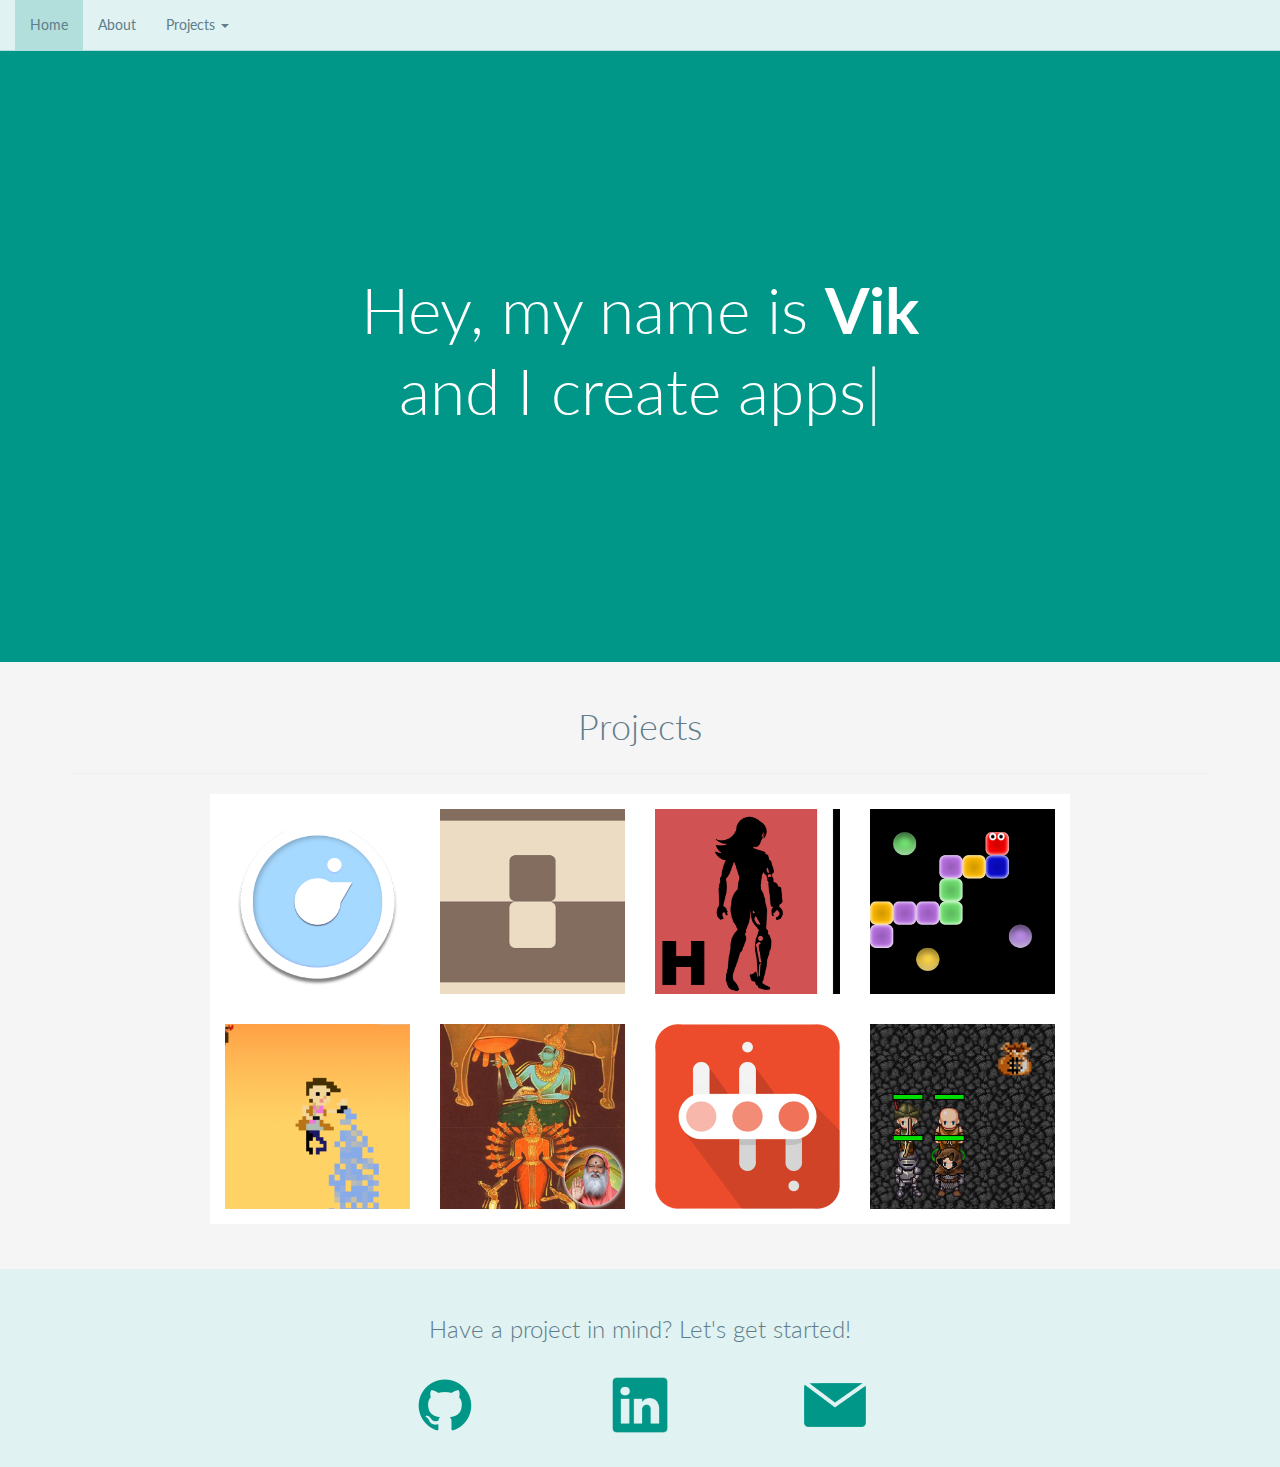
<file: index.html>
<html lang="en">
<head>
	<meta charset="UTF-8">
	<!-- If IE use the latest rendering engine -->
	<meta http-equiv="X-UA-Compatible" content="IE=edge">
	<!-- Set the page to the width of the device and set the zoon level -->
	<meta name="viewport" content="width = device-width, initial-scale = 1">

	<meta name="description" content="Vik Goel">
	<meta name="keywords" content="Vik,Goel,Portfolio">
	<meta name="author" content="Vik Goel">

	<title>Vik Goel</title>

	<link rel="stylesheet" type="text/css" href="https://maxcdn.bootstrapcdn.com/bootstrap/3.3.5/css/bootstrap.min.css">
	<link rel="stylesheet" type="text/css" href="style.css">
	<script src="https://ajax.googleapis.com/ajax/libs/jquery/2.1.3/jquery.min.js"></script>
	<script src="https://maxcdn.bootstrapcdn.com/bootstrap/3.3.5/js/bootstrap.min.js"></script>
	<script src="typed.js"></script>
	<script src="script.js"></script>
</head>

<body>
 
 	<!-- Navbar -->
	<nav class="navbar navbar-default navbar-fixed-top my-navbar">
	  <div class="container-fluid my-navbar">
	    <!-- Brand and toggle get grouped for better mobile display -->
	    <div class="navbar-header">
	      <button type="button" class="navbar-toggle collapsed" data-toggle="collapse" data-target="#navbar-collapse-1" aria-expanded="false">
	        <span class="sr-only">Toggle navigation</span>
	        <span class="icon-bar"></span>
	        <span class="icon-bar"></span>
	        <span class="icon-bar"></span>
	      </button>
	    </div>

	    <!-- Collect the nav links, forms, and other content for toggling -->
	    <div class="collapse navbar-collapse" id="navbar-collapse-1">
	      <ul class="nav navbar-nav">
	        <li class="li-active">
	        	<a href="index.html" class="navbar-link" style="color:#607D8B">Home</a>
	        </li>
	        <li>
	        	<a href="about.html" class="navbar-link" style="color:#607D8B">About</a>
	        </li>

	        <li class="dropdown">
	          <a href="#" class="dropdown-toggle navbar-link" data-toggle="dropdown" role="button" aria-haspopup="true" aria-expanded="false" style="color:#607D8B">Projects <span class="caret"></span></a>
	          <ul class="dropdown-menu">
	            <li><a href="aligner.html">Aligner</a></li>
	            <li><a href="gravity-flipper.html">Gravity Flipper</a></li>
	            <li><a href="hackformer.html">Hackformer</a></li>
	            <li><a href="bubble-bite.html">Bubble Bite</a></li>
	            <li><a href="water-water.html">Water Water</a></li>
	            <li><a href="dyc-usa.html">DYC USA</a></li>
	            <li><a href="http://www.replenolabs.com" target="_blank">Repleno Labs</a></li>
	            <li><a href="archer.html">Archer</a></li>
	          </ul>
	        </li>

	      </ul>
	    </div><!-- /.navbar-collapse -->
	  </div><!-- /.container-fluid -->
	</nav>



	<!-- Home -->
	<div class="container-fluid" id="home-bg">
		<div class="text-center" style="margin-top:calc(50px + 25vh);margin-bottom:25vh">
			<h1 class="text-center hello-txt" style="margin-top:20vh;whitespace:nowrap">Hey, my name is <b>Vik</b><br>and I create </h1>
			<h1 class="text-center hello-txt" id="animated-txt"></h1>
		</div>
	</div>

	<!-- Projects -->
	<div id="overlay1" class="overlay">
		<p class="overlay-text text-center">Aligner</p>
	</div>
	<div id="overlay2" class="overlay">
		<p class="overlay-text text-center">Gravity Flipper</p>
	</div>
	<div id="overlay3" class="overlay">
		<p class="overlay-text text-center">Hackformer</p>
	</div>
	<div id="overlay4" class="overlay">
		<p class="overlay-text text-center">Bubble Bite</p>
	</div>
	<div id="overlay5" class="overlay">
		<p class="overlay-text text-center">Water Water</p>
	</div>
	<div id="overlay6" class="overlay">
		<p class="overlay-text text-center">DYC USA</p>
	</div>
	<div id="overlay7" class="overlay">
		<p class="overlay-text text-center">Repleno Labs</p>
	</div>
	<div id="overlay8" class="overlay">
		<p class="overlay-text text-center">Archer</p>
	</div>

	<div class="container-fluid" id="projects-bg">
		<div class="container" style="margin-bottom:5vh">
			<h1 class="text-center" style="margin-top:5vh;margin-bottom:3vh">Projects</h1>
			<hr>

			<div class="hidden-xs hidden-sm">
				<div style="font-size:0;text-align:center">
					<div>
						<a href="aligner.html">
							<img src="images/aligner-icon.png" id="aligner" 
							 	 class="img img-responsive project-icon">
						</a>
						<a href="gravity-flipper.html">
							<img src="images/gravity-flipper-icon.png" id="gravity-flipper"
								 class="img img-responsive project-icon"> 
						</a>
						<a href="hackformer.html">
							<img src="images/hackformer-icon.png" id="hackformer"
								 class="img img-responsive project-icon"> 
						</a>
					    <a href="bubble-bite.html">
							<img src="images/bubble-bite-icon.png" id="bubble-bite"
								 class="img img-responsive project-icon"> 
						</a>
					</div>
				</div>

				<div style="font-size:0;text-align:center">
					<a href="water-water.html">
						<img src="images/water-icon.png" id="water-water"
							 class="img img-responsive project-icon"> 
					</a>
				     <a href="dyc-usa.html">
						<img src="images/dycicon3.png" id="bhagavad-gita"
						     class="img img-responsive project-icon"> 
					</a>
				     <a href="http://www.replenolabs.com" target="_blank">
						<img src="images/repleno-icon.png" id="repleno-labs"
							 class="img img-responsive project-icon"> 
					</a>
					<a href="archer.html">
						<img src="images/archer-icon.png" id="archer"
							class="img img-responsive project-icon"> 
					</a>
				</div>
			</div>

			<div class="hidden-xs hidden-md hidden-lg">
				<div style="font-size:0;text-align:center">
					<div>
						<a href="aligner.html">
							<img src="images/aligner-icon.png" id="aligner-sm" 
							 class="img img-responsive project-icon"> 
						</a>
						 <a href="gravity-flipper.html">
							<img src="images/gravity-flipper-icon.png" id="gravity-flipper-sm"
							     class="img img-responsive project-icon"> 
						</a>
						<a href="hackformer.html">
							<img src="images/hackformer-icon.png" id="hackformer-sm"
								 class="img img-responsive project-icon"> 
						</a>
					</div>
				</div>

				<div style="font-size:0;text-align:center">
					<a href="bubble-bite.html">
						<img src="images/bubble-bite-icon.png" id="bubble-bite-sm"
							 class="img img-responsive project-icon"> 
					</a>
					<a href="water-water.html">
						<img src="images/water-icon.png" id="water-water-sm"
						     class="img img-responsive project-icon"> 
					</a>
					<a href="dyc-usa.html">
						<img src="images/dycicon3.png" id="bhagavad-gita-sm"
						     class="img img-responsive project-icon"> 
					</a>
				</div>

				<div style="font-size:0;text-align:center">
					<a href="http://www.replenolabs.com" target="_blank">
						<img src="images/repleno-icon.png" id="repleno-labs-sm"
							 class="img img-responsive project-icon"> 
					</a>
					<a href="archer.html">
						<img src="images/archer-icon.png" id="archer-sm"
							 class="img img-responsive project-icon"> 
					</a>
				</div>
			</div>

			<div class="hidden-sm hidden-md hidden-lg">
				<div style="font-size:0;text-align:center">
					<div>
						<a href="aligner.html">
							<img src="images/aligner-icon.png" id="aligner-xs" 
							 class="img img-responsive project-icon"> 
						</a>
						 <a href="gravity-flipper.html">
							<img src="images/gravity-flipper-icon.png" id="gravity-flipper-xs"
							     class="img img-responsive project-icon"> 
						</a>
					</div>
				</div>

				<div style="font-size:0;text-align:center">
					<a href="hackformer.html">
						<img src="images/hackformer-icon.png" id="hackformer-xs"
							 class="img img-responsive project-icon"> 
					</a>
					<a href="bubble-bite.html">
						<img src="images/bubble-bite-icon.png" id="bubble-bite-xs"
							 class="img img-responsive project-icon"> 
					</a>
				</div>

				<div style="font-size:0;text-align:center">
					<a href="water-water.html">
						<img src="images/water-icon.png" id="water-water-xs"
						     class="img img-responsive project-icon"> 
					</a>
					<a href="dyc-usa.html">
						<img src="images/dycicon3.png" id="bhagavad-gita-xs"
						     class="img img-responsive project-icon"> 
					</a>
				</div>
				<div style="font-size:0;text-align:center">
					<a href="http://www.replenolabs.com" target="_blank">
						<img src="images/repleno-icon.png" id="repleno-labs-xs"
							 class="img img-responsive project-icon"> 
					</a>
					<a href="archer.html">
						<img src="images/archer-icon.png" id="archer-xs"
							 class="img img-responsive project-icon"> 
					</a>
				</div>
			</div>

		</div>
	</div>


	<!-- Footer -->
	<div class="container-fluid" id="footer-bg">
		<div class="container" style="margin-top: 3vh; margin-bottom: 3vh;">
			<h3 class="text-center" style="margin-bottom:3vh">Have a project in mind? Let's get started!</h3>

			<div class="row">
				<div class="col-xs-2 col-xs-offset-3">
					<a href="https://github.com/vik-goel/" target="_blank">
						<img src="images/github.png" class="img img-responsive contact-img">
					</a>
				</div>
				<div class="col-xs-2">
					<a href="http://ca.linkedin.com/in/vikashagoel" target="_blank">
						<img src="images/linkedin.png" class="img img-responsive contact-img">
					</a>
				</div>
				<div class="col-xs-2">
					<a href="mailto:vikash.a.goel@gmail.com" target="_blank">
						<img src="images/mail.png" class="img img-responsive contact-img">
					</a>
				</div>
			
			</div>
		</div>
	</div>
</body>
</html>
</file>
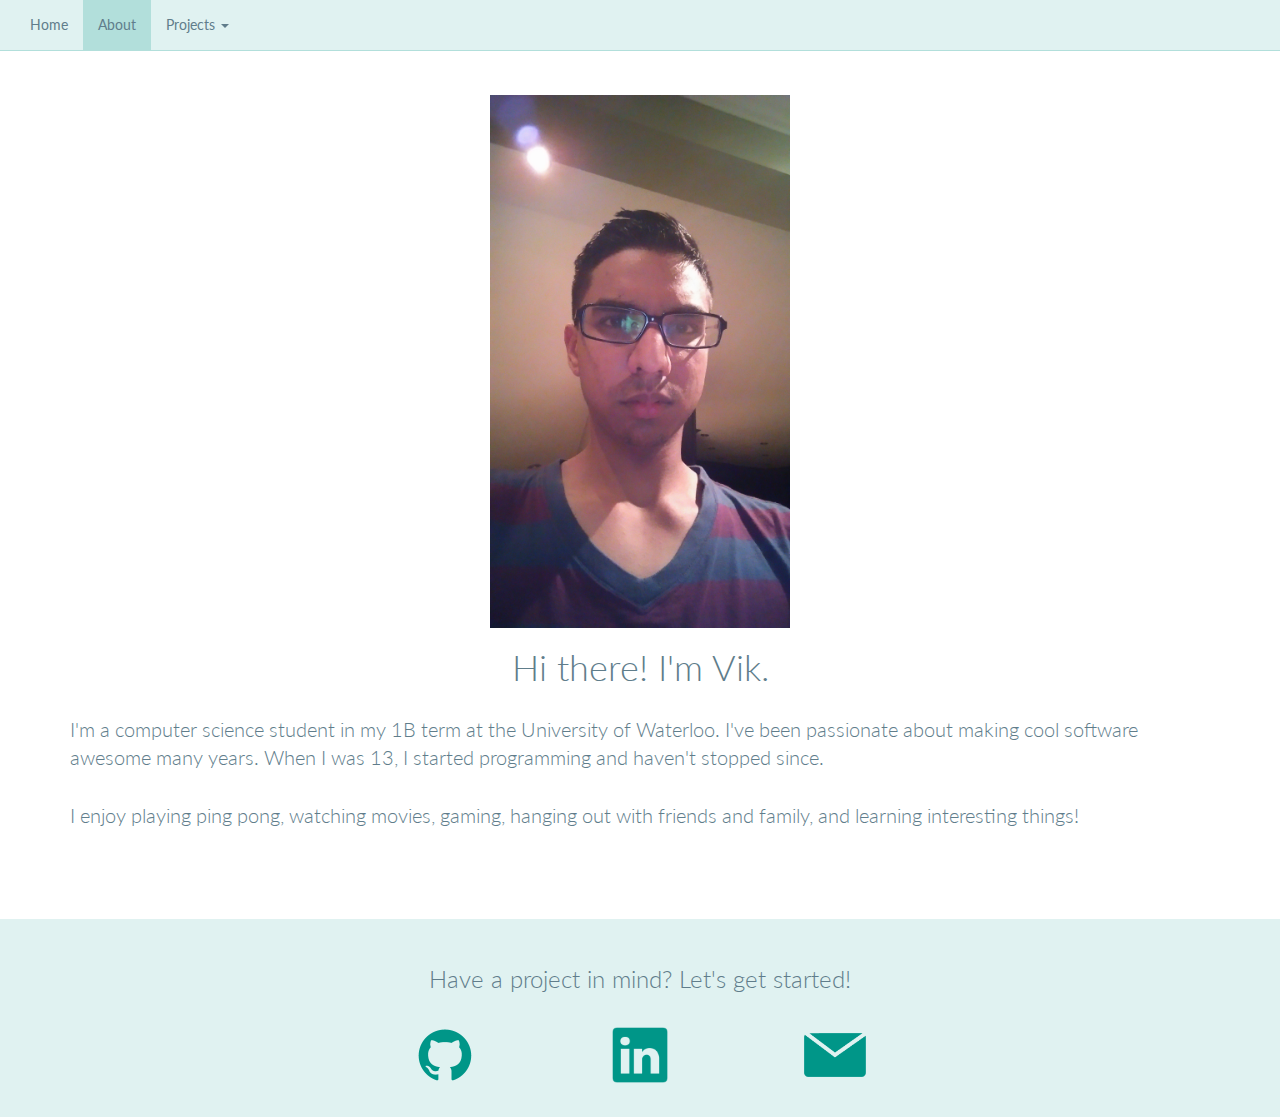
<file: about.html>
<html lang="en">
<head>
	<meta charset="UTF-8">
	<!-- If IE use the latest rendering engine -->
	<meta http-equiv="X-UA-Compatible" content="IE=edge">
	<!-- Set the page to the width of the device and set the zoon level -->
	<meta name="viewport" content="width = device-width, initial-scale = 1">

	<title>Vik Goel</title>

	<link rel="stylesheet" type="text/css" href="https://maxcdn.bootstrapcdn.com/bootstrap/3.3.5/css/bootstrap.min.css">
	<link rel="stylesheet" type="text/css" href="style.css">
	<script src="https://ajax.googleapis.com/ajax/libs/jquery/2.1.3/jquery.min.js"></script>
	<script src="https://maxcdn.bootstrapcdn.com/bootstrap/3.3.5/js/bootstrap.min.js"></script>
	<script src="typed.js"></script>
	<script src="script.js"></script>
</head>

<body>
 
 	<!-- Navbar -->
	<nav class="navbar navbar-default navbar-fixed-top my-navbar">
	  <div class="container-fluid my-navbar">
	    <!-- Brand and toggle get grouped for better mobile display -->
	    <div class="navbar-header">
	      <button type="button" class="navbar-toggle collapsed" data-toggle="collapse" data-target="#navbar-collapse-1" aria-expanded="false">
	        <span class="sr-only">Toggle navigation</span>
	        <span class="icon-bar"></span>
	        <span class="icon-bar"></span>
	        <span class="icon-bar"></span>
	      </button>
	    </div>

	    <!-- Collect the nav links, forms, and other content for toggling -->
	    <div class="collapse navbar-collapse" id="navbar-collapse-1">
	      <ul class="nav navbar-nav">
	        <li>
	        	<a href="index.html" class="navbar-link" style="color:#607D8B">Home</a>
	        </li>
	        <li class="li-active">
	        	<a href="about.html" class="navbar-link" style="color:#607D8B">About</a>
	        </li>

	        <li class="dropdown">
	          <a href="#" class="dropdown-toggle navbar-link" data-toggle="dropdown" role="button" aria-haspopup="true" aria-expanded="false" style="color:#607D8B">Projects <span class="caret"></span></a>
	          <ul class="dropdown-menu">
	            <li><a href="aligner.html">Aligner</a></li>
	            <li><a href="gravity-flipper.html">Gravity Flipper</a></li>
	            <li><a href="hackformer.html">Hackformer</a></li>
	            <li><a href="bubble-bite.html">Bubble Bite</a></li>
	            <li><a href="water-water.html">Water Water</a></li>
	            <li><a href="dyc-usa.html">DYC USA</a></li>
	            <li><a href="http://www.replenolabs.com" target="_blank">Repleno Labs</a></li>
	            <li><a href="archer.html">Archer</a></li>
	          </ul>
	        </li>

	      </ul>
	    </div><!-- /.navbar-collapse -->
	  </div><!-- /.container-fluid -->
	</nav>


	<!-- About -->
	<div class="container-fluid" id="about-bg">
		<div class="container" style="margin-bottom:10vh">
			<img src="images/vik_head.jpg" class="img img-responsive" style="margin-top:calc(50px + 5vh);width:50vw;max-width:300px;margin-left:auto;margin-right:auto">

			<h1 class="text-center" style="margin-bottom:3vh">
				Hi there! I'm Vik.
			</h1>

			<p class="project-description-txt" style="text-align:right">
			I'm a computer science student in my 1B term at the University of Waterloo. I've been passionate about making cool software awesome many years. When I was 13, I started programming and haven't stopped since.
			<br><br>
			I enjoy playing ping pong, watching movies, gaming, hanging out with friends and family, and learning interesting things!  
			</p>
			</div>
		</div>
	</div>

<!-- Footer -->
	<div class="container-fluid" id="footer-bg">
		<div class="container" style="margin-top: 3vh; margin-bottom: 3vh;">
			<h3 class="text-center" style="margin-bottom:3vh">Have a project in mind? Let's get started!</h3>

			<div class="row">
				<div class="col-xs-2 col-xs-offset-3">
					<a href="https://github.com/vik-goel/" target="_blank">
						<img src="images/github.png" class="img img-responsive contact-img">
					</a>
				</div>
				<div class="col-xs-2">
					<a href="http://ca.linkedin.com/in/vikashagoel" target="_blank">
						<img src="images/linkedin.png" class="img img-responsive contact-img">
					</a>
				</div>
				<div class="col-xs-2">
					<a href="mailto:vikash.a.goel@gmail.com" target="_blank">
						<img src="images/mail.png" class="img img-responsive contact-img">
					</a>
				</div>
			
			</div>
		</div>
	</div>
</body>
</html>
</file>
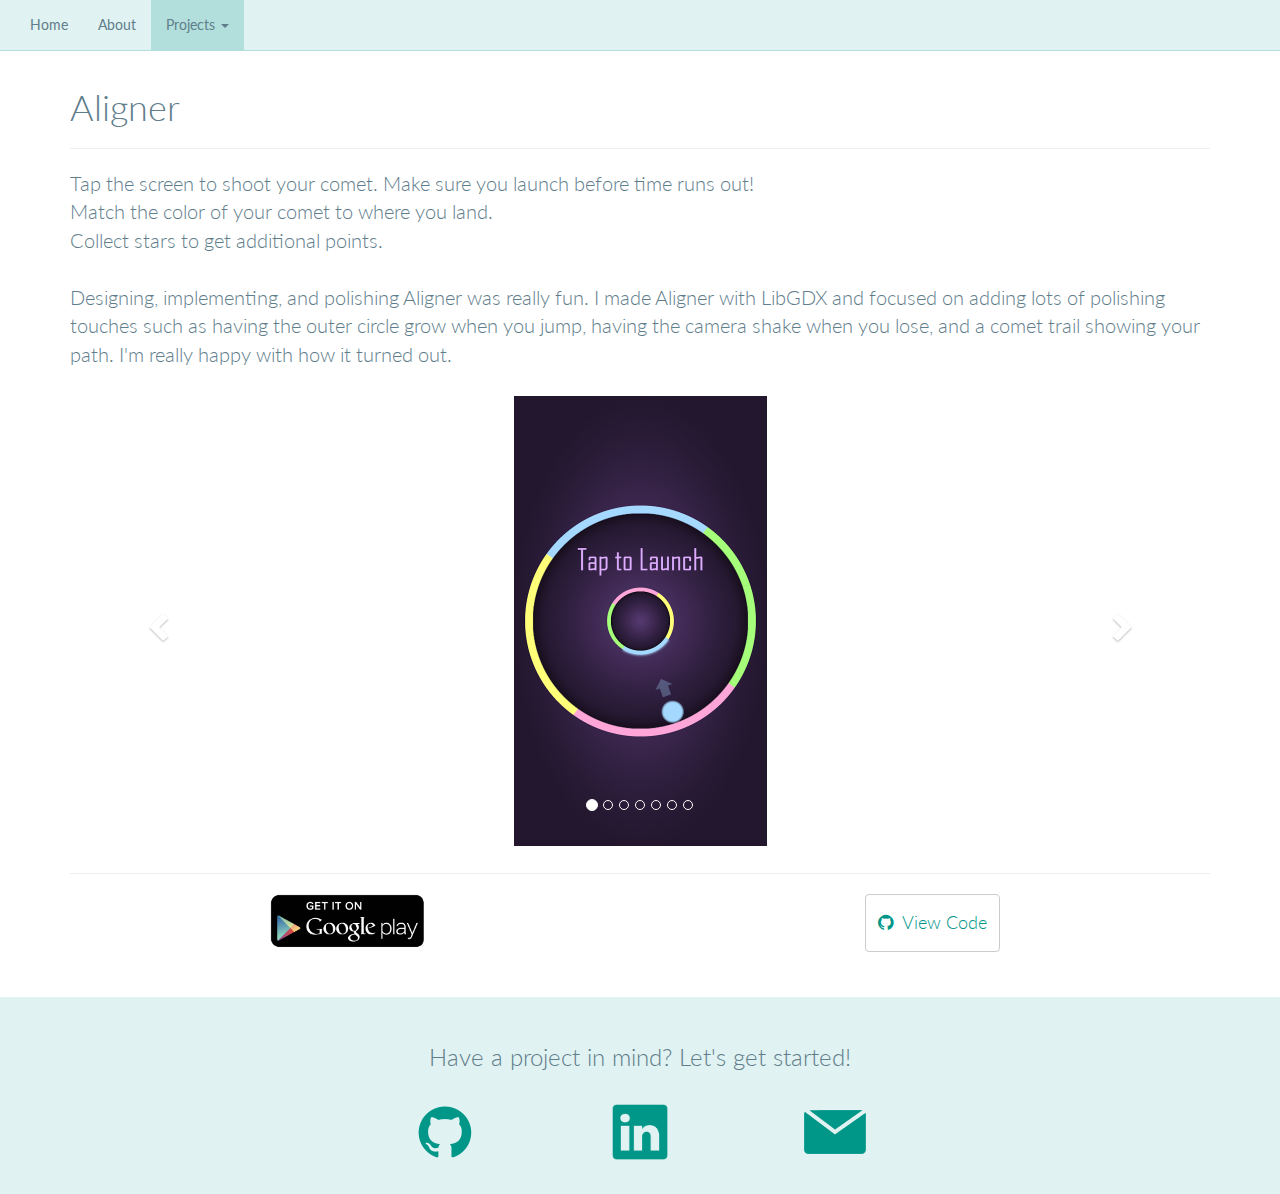
<file: aligner.html>
<html lang="en">
<head>
	<meta charset="UTF-8">
	<!-- If IE use the latest rendering engine -->
	<meta http-equiv="X-UA-Compatible" content="IE=edge">
	<!-- Set the page to the width of the device and set the zoon level -->
	<meta name="viewport" content="width = device-width, initial-scale = 1">

	<title>Aligner</title>

	<link rel="stylesheet" type="text/css" href="https://maxcdn.bootstrapcdn.com/bootstrap/3.3.5/css/bootstrap.min.css">
	<link rel="stylesheet" href="https://maxcdn.bootstrapcdn.com/font-awesome/4.4.0/css/font-awesome.min.css">
	<link rel="stylesheet" type="text/css" href="style.css">
	<script src="https://ajax.googleapis.com/ajax/libs/jquery/2.1.3/jquery.min.js"></script>
	<script src="https://maxcdn.bootstrapcdn.com/bootstrap/3.3.5/js/bootstrap.min.js"></script>
	<script src="typed.js"></script>
	<script src="script.js"></script>
</head>

<body>
 	<!-- Navbar -->
	<nav class="navbar navbar-default navbar-fixed-top my-navbar">
	  <div class="container-fluid my-navbar">
	    <!-- Brand and toggle get grouped for better mobile display -->
	    <div class="navbar-header">
	      <button type="button" class="navbar-toggle collapsed" data-toggle="collapse" data-target="#navbar-collapse-1" aria-expanded="false">
	        <span class="sr-only">Toggle navigation</span>
	        <span class="icon-bar"></span>
	        <span class="icon-bar"></span>
	        <span class="icon-bar"></span>
	      </button>
	    </div>

	    <!-- Collect the nav links, forms, and other content for toggling -->
	    <div class="collapse navbar-collapse" id="navbar-collapse-1">
	      <ul class="nav navbar-nav">
	        <li>
	        	<a href="index.html" class="navbar-link" style="color:#607D8B">Home</a>
	        </li>
	        <li>
	        	<a href="about.html" class="navbar-link" style="color:#607D8B">About</a>
	        </li>

	        <li class="dropdown li-active">
	          <a href="#" class="dropdown-toggle navbar-link" data-toggle="dropdown" role="button" aria-haspopup="true" aria-expanded="false" style="color:#607D8B">Projects <span class="caret"></span></a>
	          <ul class="dropdown-menu">
	            <li class="li-active-dropdown"><a href="aligner.html">Aligner</a></li>
	            <li><a href="gravity-flipper.html">Gravity Flipper</a></li>
	            <li><a href="hackformer.html">Hackformer</a></li>
	            <li><a href="bubble-bite.html">Bubble Bite</a></li>
	            <li><a href="water-water.html">Water Water</a></li>
	            <li><a href="dyc-usa.html">DYC USA</a></li>
	            <li><a href="http://www.replenolabs.com" target="_blank">Repleno Labs</a></li>
	            <li><a href="archer.html">Archer</a></li>
	          </ul>
	        </li>

	      </ul>
	    </div><!-- /.navbar-collapse -->
	  </div><!-- /.container-fluid -->
	</nav>


	<div class="container-fluid" style="background-color:white">
		<div class="container" style="margin-top:calc(2vh + 50px);margin-bottom:5vh">
			<h1>Aligner</h1>
			<hr>

			<p class="project-description-txt">
				Tap the screen to shoot your comet. Make sure you launch before time runs out!
				<br>
				Match the color of your comet to where you land.
				<br>
				Collect stars to get additional points.
				<br><br>

				Designing, implementing, and polishing Aligner was really fun. I made Aligner with LibGDX and focused on adding lots of polishing touches such as having the outer circle grow when you jump, having the camera shake when you lose, and a comet trail showing your path. I'm really happy with how it turned out. 
			</p>

			<div id="myCarousel" class="carousel slide" data-ride="carousel" style="margin-top:3vh;margin-bottom:3vh;margin-left:auto;margin-right:auto">
			    <!-- Indicators -->
			    <ol class="carousel-indicators">
			      <li data-target="#myCarousel" data-slide-to="0" class="active"></li>
			      <li data-target="#myCarousel" data-slide-to="1"></li>
			      <li data-target="#myCarousel" data-slide-to="2"></li>
			      <li data-target="#myCarousel" data-slide-to="3"></li>
			      <li data-target="#myCarousel" data-slide-to="4"></li>
			      <li data-target="#myCarousel" data-slide-to="5"></li>
			      <li data-target="#myCarousel" data-slide-to="6"></li>
			    </ol>

			    <!-- Wrapper for slides -->
			    <div class="carousel-inner" role="listbox"  style="margin:auto">
			      <div class="item active"  style="margin:auto">
			        <img style="margin:auto" src="images/aligner1.png" alt="Chania" width="253" height="450">
			      </div>
			    
			      <div class="item">
			        <img style="margin:auto" src="images/aligner2.png" alt="Flower" width="253" height="450">
			      </div>

			      <div class="item">
			        <img style="margin:auto" src="images/aligner3.png" alt="Flower" width="253" height="450">
			      </div>

			      <div class="item">
			        <img style="margin:auto" src="images/aligner4.png" alt="Flower" width="253" height="450">
			      </div>

			      <div class="item">
			        <img style="margin:auto" src="images/aligner5.png" alt="Flower" width="253" height="450">
			      </div>

			      <div class="item">
			        <img style="margin:auto" src="images/aligner6.png" alt="Flower" width="253" height="450">
			      </div>

			       <div class="item">
			        <img style="margin:auto" src="images/aligner7.png" alt="Flower" width="253" height="450">
			      </div>
			    </div>

			    <!-- Left and right controls -->
			    <a class="left carousel-control" href="#myCarousel" role="button" data-slide="prev">
			      <span class="glyphicon glyphicon-chevron-left" aria-hidden="true"></span>
			      <span class="sr-only">Previous</span>
			    </a>
			    <a class="right carousel-control" href="#myCarousel" role="button" data-slide="next">
			      <span class="glyphicon glyphicon-chevron-right" aria-hidden="true"></span>
			      <span class="sr-only">Next</span>
			    </a>
			</div>

			<hr>

			<div class="row">
				<div class="col-xs-6 text-center">
					<a href="https://play.google.com/store/apps/details?id=me.vik.align.android" target="_blank">
						<img src="images/google-play.png" class="img img-responsive" style="height:6vh;display:inline">
					</a>
				</div>

				<div class="col-xs-6 text-center">
					<a href="https://github.com/vik-goel/aligner" target="_blank">
						<button class="btn btn-default github-button-txt" style="text-decoration:none;height:6.5vh">
							<i class="fa fa-github"></i>
							&nbsp;View Code
						</button>
					</a>
				</div>
			</div>
		</div>
	</div>

<!-- Footer -->
	<div class="container-fluid" id="footer-bg">
		<div class="container" style="margin-top: 3vh; margin-bottom: 3vh;">
			<h3 class="text-center" style="margin-bottom:3vh">Have a project in mind? Let's get started!</h3>

			<div class="row">
				<div class="col-xs-2 col-xs-offset-3">
					<a href="https://github.com/vik-goel/" target="_blank">
						<img src="images/github.png" class="img img-responsive contact-img">
					</a>
				</div>
				<div class="col-xs-2">
					<a href="http://ca.linkedin.com/in/vikashagoel" target="_blank">
						<img src="images/linkedin.png" class="img img-responsive contact-img">
					</a>
				</div>
				<div class="col-xs-2">
					<a href="mailto:vikash.a.goel@gmail.com" target="_blank">
						<img src="images/mail.png" class="img img-responsive contact-img">
					</a>
				</div>
			
			</div>
		</div>
	</div>
</body>
</html>
</file>
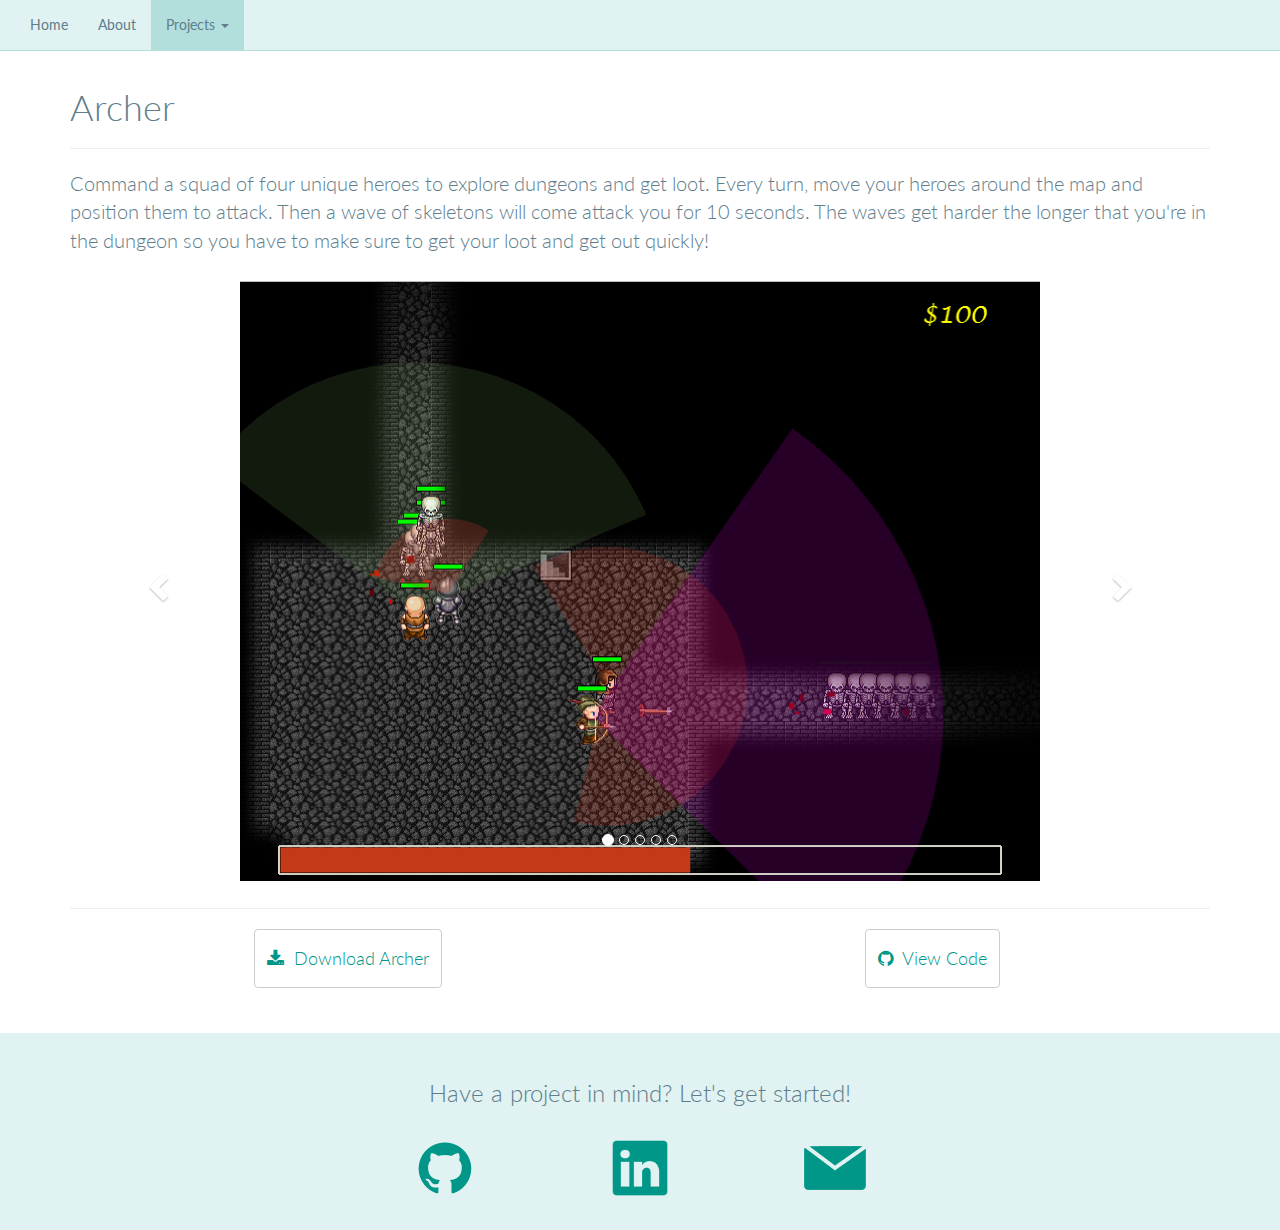
<file: archer.html>
<html lang="en">
<head>
	<meta charset="UTF-8">
	<!-- If IE use the latest rendering engine -->
	<meta http-equiv="X-UA-Compatible" content="IE=edge">
	<!-- Set the page to the width of the device and set the zoon level -->
	<meta name="viewport" content="width = device-width, initial-scale = 1">

	<title>Archer</title>

	<link rel="stylesheet" type="text/css" href="https://maxcdn.bootstrapcdn.com/bootstrap/3.3.5/css/bootstrap.min.css">
	<link rel="stylesheet" href="https://maxcdn.bootstrapcdn.com/font-awesome/4.4.0/css/font-awesome.min.css">
	<link rel="stylesheet" type="text/css" href="style.css">
	<script src="https://ajax.googleapis.com/ajax/libs/jquery/2.1.3/jquery.min.js"></script>
	<script src="https://maxcdn.bootstrapcdn.com/bootstrap/3.3.5/js/bootstrap.min.js"></script>
	<script src="typed.js"></script>
	<script src="script.js"></script>
</head>

<body>
 	<!-- Navbar -->
	<nav class="navbar navbar-default navbar-fixed-top my-navbar">
	  <div class="container-fluid my-navbar">
	    <!-- Brand and toggle get grouped for better mobile display -->
	    <div class="navbar-header">
	      <button type="button" class="navbar-toggle collapsed" data-toggle="collapse" data-target="#navbar-collapse-1" aria-expanded="false">
	        <span class="sr-only">Toggle navigation</span>
	        <span class="icon-bar"></span>
	        <span class="icon-bar"></span>
	        <span class="icon-bar"></span>
	      </button>
	    </div>

	    <!-- Collect the nav links, forms, and other content for toggling -->
	    <div class="collapse navbar-collapse" id="navbar-collapse-1">
	      <ul class="nav navbar-nav">
	        <li>
	        	<a href="index.html" class="navbar-link" style="color:#607D8B">Home</a>
	        </li>
	        <li>
	        	<a href="about.html" class="navbar-link" style="color:#607D8B">About</a>
	        </li>

	        <li class="dropdown li-active">
	          <a href="#" class="dropdown-toggle navbar-link" data-toggle="dropdown" role="button" aria-haspopup="true" aria-expanded="false" style="color:#607D8B">Projects <span class="caret"></span></a>
	          <ul class="dropdown-menu">
	            <li><a href="aligner.html">Aligner</a></li>
	            <li><a href="gravity-flipper.html">Gravity Flipper</a></li>
	            <li><a href="hackformer.html">Hackformer</a></li>
	            <li><a href="bubble-bite.html">Bubble Bite</a></li>
	            <li><a href="water-water.html">Water Water</a></li>
	            <li><a href="dyc-usa.html">DYC USA</a></li>
	            <li><a href="http://www.replenolabs.com" target="_blank">Repleno Labs</a></li>
	            <li class="li-active-dropdown"><a href="archer.html">Archer</a></li>
	          </ul>
	        </li>

	      </ul>
	    </div><!-- /.navbar-collapse -->
	  </div><!-- /.container-fluid -->
	</nav>


	<div class="container-fluid" style="background-color:white">
		<div class="container" style="margin-top:calc(2vh + 50px);margin-bottom:5vh">
			<h1>Archer</h1>
			<hr>

			<p class="project-description-txt">
				Command a squad of four unique heroes to explore dungeons and get loot. Every turn, move your heroes around the map and position them to attack. Then a wave of skeletons will come attack you for 10 seconds. The waves get harder the longer that you're in the dungeon so you have to make sure to get your loot and get out quickly!
				<br>
			</p>

			<div id="myCarousel" class="carousel slide" data-ride="carousel" style="margin-top:3vh;margin-bottom:3vh;margin-left:auto;margin-right:auto">
			    <!-- Indicators -->
			    <ol class="carousel-indicators">
			      <li data-target="#myCarousel" data-slide-to="0" class="active"></li>
			      <li data-target="#myCarousel" data-slide-to="1"></li>
			      <li data-target="#myCarousel" data-slide-to="2"></li>
			      <li data-target="#myCarousel" data-slide-to="3"></li>
			      <li data-target="#myCarousel" data-slide-to="4"></li>
			    </ol>

			    <!-- Wrapper for slides -->
			    <div class="carousel-inner" role="listbox"  style="margin:auto">
			      <div class="item active"  style="margin:auto">
			        <img style="margin:auto" src="images/archer1.png" alt="Chania" width="800" height="600">
			      </div>
			    
			      <div class="item">
			        <img style="margin:auto" src="images/archer2.png" alt="Flower" width="800" height="600">
			      </div>

			      <div class="item">
			        <img style="margin:auto" src="images/archer3.png" alt="Flower" width="800" height="600">
			      </div>

			      <div class="item">
			        <img style="margin:auto" src="images/archer4.png" alt="Flower" width="800" height="600">
			      </div>

			      <div class="item">
			        <img style="margin:auto" src="images/archer5.png" alt="Flower" width="800" height="600">
			      </div>
			    </div>

			    <!-- Left and right controls -->
			    <a class="left carousel-control" href="#myCarousel" role="button" data-slide="prev">
			      <span class="glyphicon glyphicon-chevron-left" aria-hidden="true"></span>
			      <span class="sr-only">Previous</span>
			    </a>
			    <a class="right carousel-control" href="#myCarousel" role="button" data-slide="next">
			      <span class="glyphicon glyphicon-chevron-right" aria-hidden="true"></span>
			      <span class="sr-only">Next</span>
			    </a>
			</div>

			<hr>

			<div class="row">
				<div class="col-xs-6 text-center">
					<a href="Archer.jar" download>
						<button class="btn btn-default github-button-txt" style="text-decoration:none;height:6.5vh">
							<i class="fa fa-download"></i>
							&nbsp;Download Archer
						</button>
					</a>
				</div>

				<div class="col-xs-6 text-center">
					<a href="https://github.com/vik-goel/archer" target="_blank">
						<button class="btn btn-default github-button-txt" style="text-decoration:none;height:6.5vh">
							<i class="fa fa-github"></i>
							&nbsp;View Code
						</button>
					</a>
				</div>
			</div>
		</div>
	</div>

<!-- Footer -->
	<div class="container-fluid" id="footer-bg">
		<div class="container" style="margin-top: 3vh; margin-bottom: 3vh;">
			<h3 class="text-center" style="margin-bottom:3vh">Have a project in mind? Let's get started!</h3>

			<div class="row">
				<div class="col-xs-2 col-xs-offset-3">
					<a href="https://github.com/vik-goel/" target="_blank">
						<img src="images/github.png" class="img img-responsive contact-img">
					</a>
				</div>
				<div class="col-xs-2">
					<a href="http://ca.linkedin.com/in/vikashagoel" target="_blank">
						<img src="images/linkedin.png" class="img img-responsive contact-img">
					</a>
				</div>
				<div class="col-xs-2">
					<a href="mailto:vikash.a.goel@gmail.com" target="_blank">
						<img src="images/mail.png" class="img img-responsive contact-img">
					</a>
				</div>
			
			</div>
		</div>
	</div>
</body>
</html>
</file>
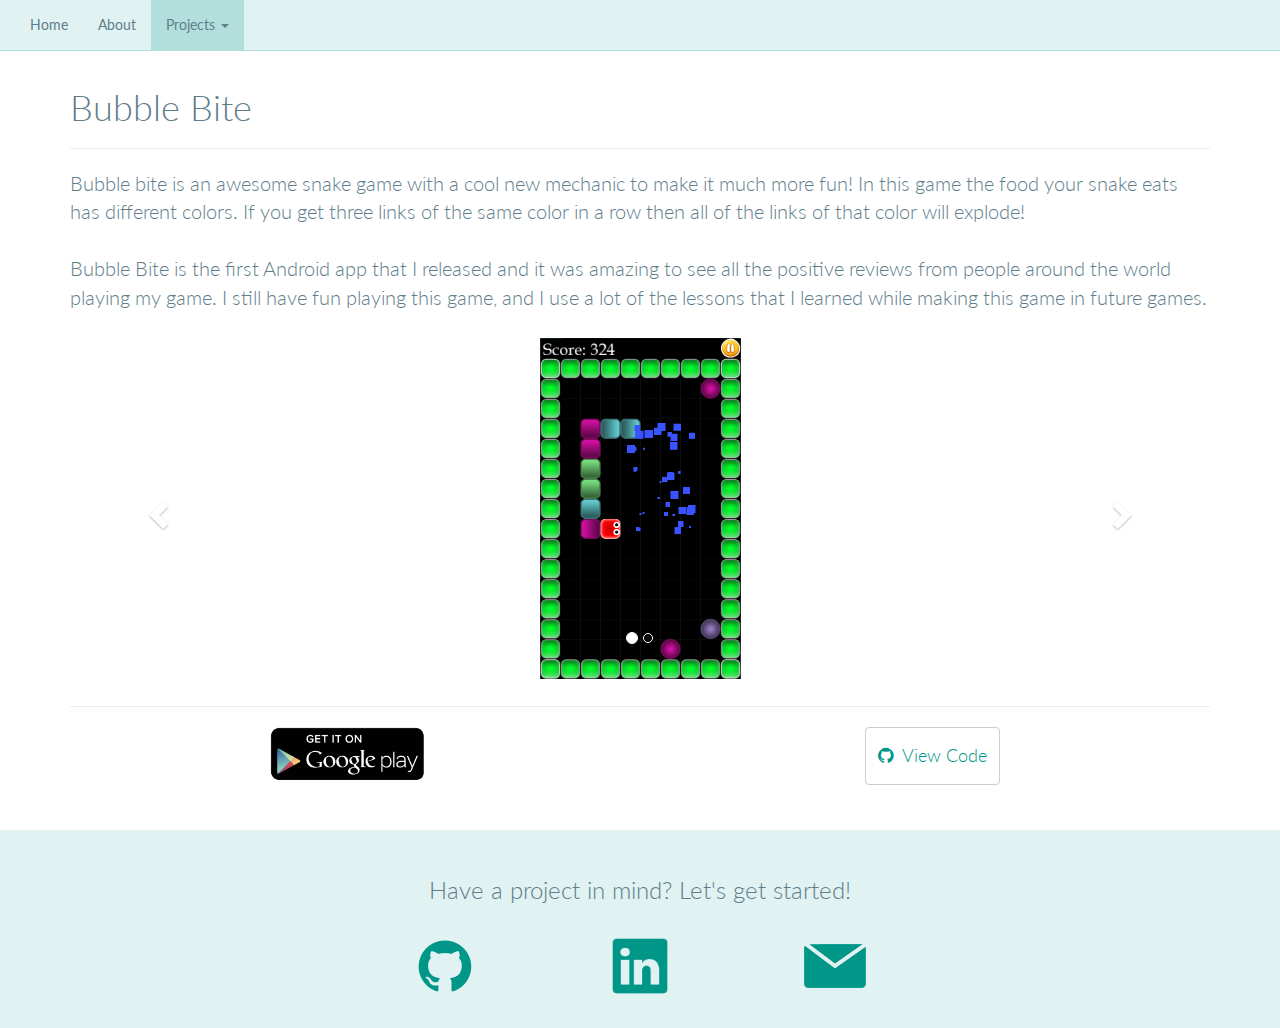
<file: bubble-bite.html>
<html lang="en">
<head>
	<meta charset="UTF-8">
	<!-- If IE use the latest rendering engine -->
	<meta http-equiv="X-UA-Compatible" content="IE=edge">
	<!-- Set the page to the width of the device and set the zoon level -->
	<meta name="viewport" content="width = device-width, initial-scale = 1">

	<title>Bubble Bite</title>

	<link rel="stylesheet" type="text/css" href="https://maxcdn.bootstrapcdn.com/bootstrap/3.3.5/css/bootstrap.min.css">
	<link rel="stylesheet" href="https://maxcdn.bootstrapcdn.com/font-awesome/4.4.0/css/font-awesome.min.css">
	<link rel="stylesheet" type="text/css" href="style.css">
	<script src="https://ajax.googleapis.com/ajax/libs/jquery/2.1.3/jquery.min.js"></script>
	<script src="https://maxcdn.bootstrapcdn.com/bootstrap/3.3.5/js/bootstrap.min.js"></script>
	<script src="typed.js"></script>
	<script src="script.js"></script>
</head>

<body>
 	<!-- Navbar -->
	<nav class="navbar navbar-default navbar-fixed-top my-navbar">
	  <div class="container-fluid my-navbar">
	    <!-- Brand and toggle get grouped for better mobile display -->
	    <div class="navbar-header">
	      <button type="button" class="navbar-toggle collapsed" data-toggle="collapse" data-target="#navbar-collapse-1" aria-expanded="false">
	        <span class="sr-only">Toggle navigation</span>
	        <span class="icon-bar"></span>
	        <span class="icon-bar"></span>
	        <span class="icon-bar"></span>
	      </button>
	    </div>

	    <!-- Collect the nav links, forms, and other content for toggling -->
	    <div class="collapse navbar-collapse" id="navbar-collapse-1">
	      <ul class="nav navbar-nav">
	        <li>
	        	<a href="index.html" class="navbar-link" style="color:#607D8B">Home</a>
	        </li>
	        <li>
	        	<a href="about.html" class="navbar-link" style="color:#607D8B">About</a>
	        </li>

	        <li class="dropdown li-active">
	          <a href="#" class="dropdown-toggle navbar-link" data-toggle="dropdown" role="button" aria-haspopup="true" aria-expanded="false" style="color:#607D8B">Projects <span class="caret"></span></a>
	          <ul class="dropdown-menu">
	            <li><a href="aligner.html">Aligner</a></li>
	            <li><a href="gravity-flipper.html">Gravity Flipper</a></li>
	            <li><a href="hackformer.html">Hackformer</a></li>
	            <li class="li-active-dropdown"><a href="bubble-bite.html">Bubble Bite</a></li>
	            <li><a href="water-water.html">Water Water</a></li>
	            <li><a href="dyc-usa.html">DYC USA</a></li>
	            <li><a href="http://www.replenolabs.com" target="_blank">Repleno Labs</a></li>
	            <li><a href="archer.html">Archer</a></li>
	          </ul>
	        </li>

	      </ul>
	    </div><!-- /.navbar-collapse -->
	  </div><!-- /.container-fluid -->
	</nav>


	<div class="container-fluid" style="background-color:white">
		<div class="container" style="margin-top:calc(2vh + 50px);margin-bottom:5vh">
			<h1>Bubble Bite</h1>
			<hr>

			<p class="project-description-txt">
				Bubble bite is an awesome snake game with a cool new mechanic to make it much more fun!
				In this game the food your snake eats has different colors. If you get three links of the same color in a row then all of the links of that color will explode!
				<br><br>

				Bubble Bite is the first Android app that I released and it was amazing to see all the positive reviews from people around the world playing my game. I still have fun playing this game, and I use a lot of the lessons that I learned while making this game in future games. 
			</p>

			<div id="myCarousel" class="carousel slide" data-ride="carousel" style="margin-top:3vh;margin-bottom:3vh;margin-left:auto;margin-right:auto">
			    <!-- Indicators -->
			    <ol class="carousel-indicators">
			      <li data-target="#myCarousel" data-slide-to="0" class="active"></li>
			      <li data-target="#myCarousel" data-slide-to="1"></li>
			    </ol>

			    <!-- Wrapper for slides -->
			    <div class="carousel-inner" role="listbox"  style="margin:auto;">
			      <div class="item active"  style="margin:auto">
			        <img style="margin:auto" src="images/bubblebite1.png" alt="Chania" width="201" height="340">
			      </div>
			    
			      <div class="item">
			        <img style="margin:auto" src="images/bubblebite2.png" alt="Flower" width="201" height="340">
			      </div>
			    </div>

			    <!-- Left and right controls -->
			    <a class="left carousel-control" href="#myCarousel" role="button" data-slide="prev">
			      <span class="glyphicon glyphicon-chevron-left" aria-hidden="true"></span>
			      <span class="sr-only">Previous</span>
			    </a>
			    <a class="right carousel-control" href="#myCarousel" role="button" data-slide="next">
			      <span class="glyphicon glyphicon-chevron-right" aria-hidden="true"></span>
			      <span class="sr-only">Next</span>
			    </a>
			</div>

			<hr>

			<div class="row">
				<div class="col-xs-6 text-center">
					<a href="https://play.google.com/store/apps/details?id=me.vik.snake.android" target="_blank">
						<img src="images/google-play.png" class="img img-responsive" style="height:6vh;display:inline">
					</a>
				</div>

				<div class="col-xs-6 text-center">
					<a href="https://github.com/vik-goel/bubble-bite" target="_blank">
						<button class="btn btn-default github-button-txt" style="text-decoration:none;height:6.5vh">
							<i class="fa fa-github"></i>
							&nbsp;View Code
						</button>
					</a>
				</div>
			</div>
		</div>
	</div>

<!-- Footer -->
	<div class="container-fluid" id="footer-bg">
		<div class="container" style="margin-top: 3vh; margin-bottom: 3vh;">
			<h3 class="text-center" style="margin-bottom:3vh">Have a project in mind? Let's get started!</h3>

			<div class="row">
				<div class="col-xs-2 col-xs-offset-3">
					<a href="https://github.com/vik-goel/" target="_blank">
						<img src="images/github.png" class="img img-responsive contact-img">
					</a>
				</div>
				<div class="col-xs-2">
					<a href="http://ca.linkedin.com/in/vikashagoel" target="_blank">
						<img src="images/linkedin.png" class="img img-responsive contact-img">
					</a>
				</div>
				<div class="col-xs-2">
					<a href="mailto:vikash.a.goel@gmail.com" target="_blank">
						<img src="images/mail.png" class="img img-responsive contact-img">
					</a>
				</div>
			
			</div>
		</div>
	</div>
</body>
</html>
</file>
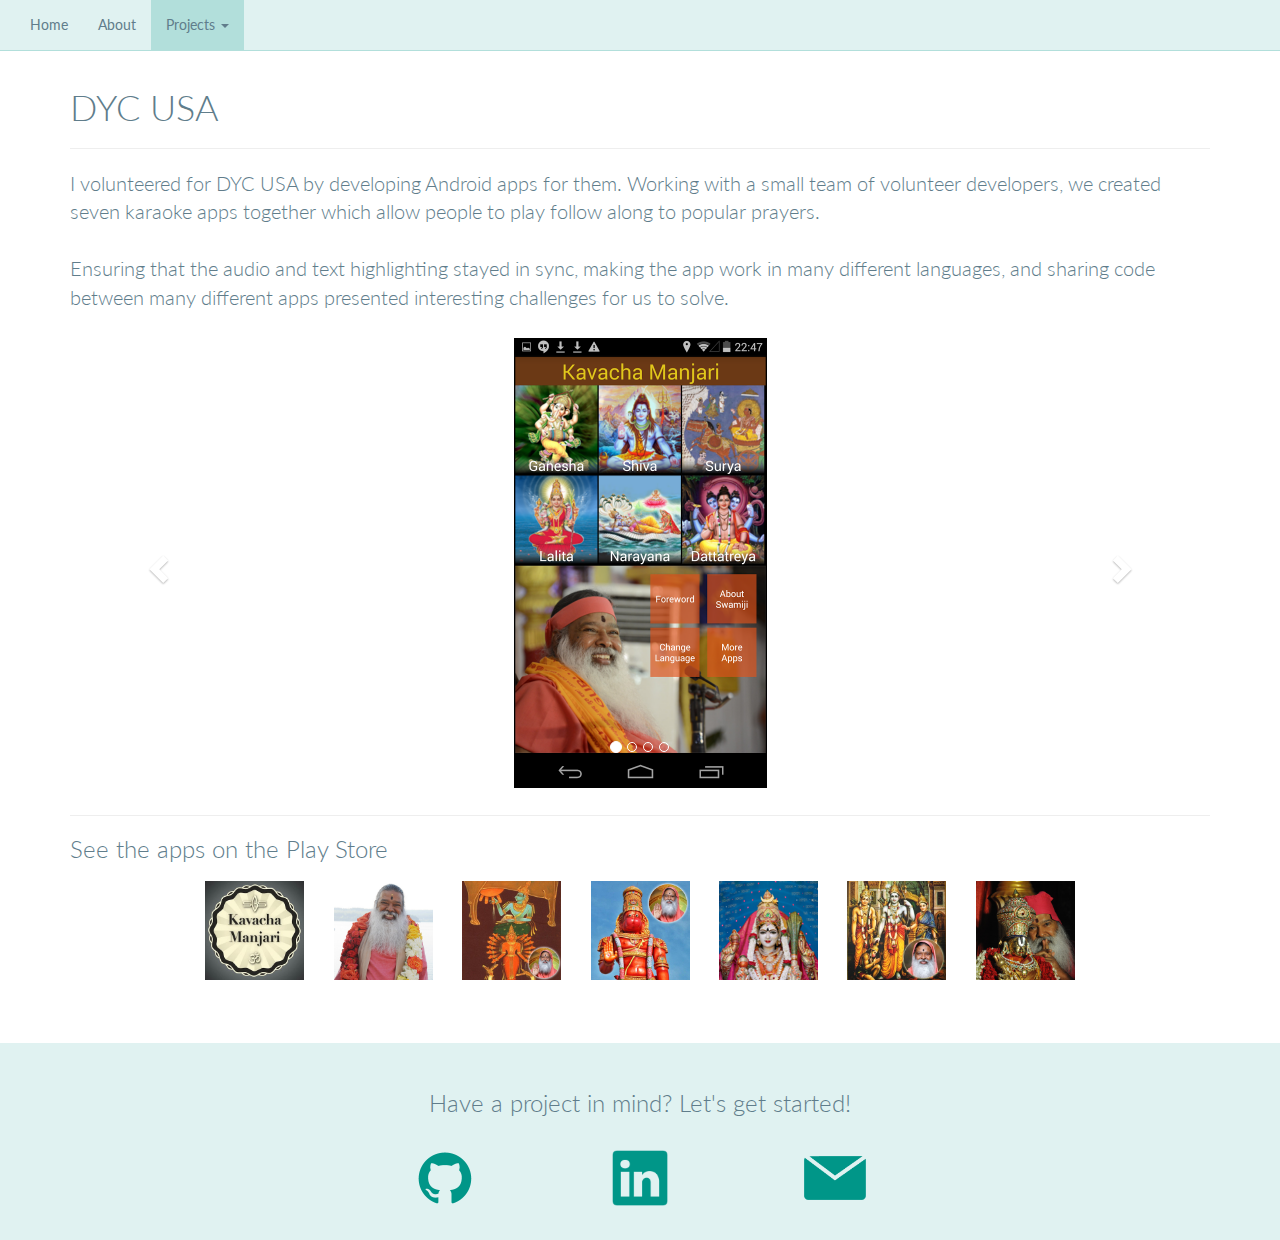
<file: dyc-usa.html>
<html lang="en">
<head>
	<meta charset="UTF-8">
	<!-- If IE use the latest rendering engine -->
	<meta http-equiv="X-UA-Compatible" content="IE=edge">
	<!-- Set the page to the width of the device and set the zoon level -->
	<meta name="viewport" content="width = device-width, initial-scale = 1">

	<title>DYC</title>

	<link rel="stylesheet" type="text/css" href="https://maxcdn.bootstrapcdn.com/bootstrap/3.3.5/css/bootstrap.min.css">
	<link rel="stylesheet" href="https://maxcdn.bootstrapcdn.com/font-awesome/4.4.0/css/font-awesome.min.css">
	<link rel="stylesheet" type="text/css" href="style.css">
	<script src="https://ajax.googleapis.com/ajax/libs/jquery/2.1.3/jquery.min.js"></script>
	<script src="https://maxcdn.bootstrapcdn.com/bootstrap/3.3.5/js/bootstrap.min.js"></script>
	<script src="typed.js"></script>
	<script src="script.js"></script>
</head>

<body>
 	<!-- Navbar -->
	<nav class="navbar navbar-default navbar-fixed-top my-navbar">
	  <div class="container-fluid my-navbar">
	    <!-- Brand and toggle get grouped for better mobile display -->
	    <div class="navbar-header">
	      <button type="button" class="navbar-toggle collapsed" data-toggle="collapse" data-target="#navbar-collapse-1" aria-expanded="false">
	        <span class="sr-only">Toggle navigation</span>
	        <span class="icon-bar"></span>
	        <span class="icon-bar"></span>
	        <span class="icon-bar"></span>
	      </button>
	    </div>

	    <!-- Collect the nav links, forms, and other content for toggling -->
	    <div class="collapse navbar-collapse" id="navbar-collapse-1">
	      <ul class="nav navbar-nav">
	        <li>
	        	<a href="index.html" class="navbar-link" style="color:#607D8B">Home</a>
	        </li>
	        <li>
	        	<a href="about.html" class="navbar-link" style="color:#607D8B">About</a>
	        </li>

	        <li class="dropdown li-active">
	          <a href="#" class="dropdown-toggle navbar-link" data-toggle="dropdown" role="button" aria-haspopup="true" aria-expanded="false" style="color:#607D8B">Projects <span class="caret"></span></a>
	          <ul class="dropdown-menu">
	            <li><a href="aligner.html">Aligner</a></li>
	            <li><a href="gravity-flipper.html">Gravity Flipper</a></li>
	            <li><a href="hackformer.html">Hackformer</a></li>
	            <li><a href="bubble-bite.html">Bubble Bite</a></li>
	            <li><a href="water-water.html">Water Water</a></li>
	            <li class="li-active-dropdown"><a href="dyc-usa.html">DYC USA</a></li>
	            <li><a href="http://www.replenolabs.com" target="_blank">Repleno Labs</a></li>
	            <li><a href="archer.html">Archer</a></li>
	          </ul>
	        </li>

	      </ul>
	    </div><!-- /.navbar-collapse -->
	  </div><!-- /.container-fluid -->
	</nav>


	<div class="container-fluid" style="background-color:white">
		<div class="container" style="margin-top:calc(2vh + 50px);margin-bottom:5vh">
			<h1>DYC USA</h1>
			<hr>

			<p class="project-description-txt">
				I volunteered for DYC USA by developing Android apps for them. Working with a small team of volunteer developers, we created seven karaoke apps together which allow people to play follow along to popular prayers.<br><br>Ensuring that the audio and text highlighting stayed in sync, making the app work in many different languages, and sharing code between many different apps presented interesting challenges for us to solve. 
				<br>
			</p>

			<div id="myCarousel" class="carousel slide" data-ride="carousel" style="margin-top:3vh;margin-bottom:3vh;margin-left:auto;margin-right:auto">
			    <!-- Indicators -->
			    <ol class="carousel-indicators">
			      <li data-target="#myCarousel" data-slide-to="0" class="active"></li>
			      <li data-target="#myCarousel" data-slide-to="1"></li>
			      <li data-target="#myCarousel" data-slide-to="2"></li>
			      <li data-target="#myCarousel" data-slide-to="3"></li>
			    </ol>

			    <!-- Wrapper for slides -->
			    <div class="carousel-inner" role="listbox"  style="margin:auto">
			      <div class="item active"  style="margin:auto">
			        <img style="margin:auto" src="images/dyc1.png" alt="Chania" width="253" height="450">
			      </div>
			    
			      <div class="item">
			        <img style="margin:auto" src="images/dyc2.png" alt="Flower" width="253" height="450">
			      </div>

			      <div class="item">
			        <img style="margin:auto" src="images/dyc3.png" alt="Flower" width="253" height="450">
			      </div>

			      <div class="item">
			        <img style="margin:auto" src="images/dyc4.png" alt="Flower" width="253" height="450">
			      </div>
			    </div>

			    <!-- Left and right controls -->
			    <a class="left carousel-control" href="#myCarousel" role="button" data-slide="prev">
			      <span class="glyphicon glyphicon-chevron-left" aria-hidden="true"></span>
			      <span class="sr-only">Previous</span>
			    </a>
			    <a class="right carousel-control" href="#myCarousel" role="button" data-slide="next">
			      <span class="glyphicon glyphicon-chevron-right" aria-hidden="true"></span>
			      <span class="sr-only">Next</span>
			    </a>
			</div>

			<hr>

			<h3 style="margin-bottom:2vh">See the apps on the Play Store</h3>

			<div class="row">
				<div class="text-center" style="display:inline block">
					<a href="https://play.google.com/store/apps/details?id=org.dycusa.kavachamanjari" target="_blank">
						<img src="images/dycicon1.jpg" class="img img-responsive dycicon">
					</a>

					<a href="https://play.google.com/store/apps/details?id=org.dycusa.gurugita" target="_blank">
						<img src="images/dycicon2.png" class="img img-responsive dycicon">
					</a>

					<a href="https://play.google.com/store/apps/details?id=org.dycusa.bhagavadgita" target="_blank">
						<img src="images/dycicon3.png" class="img img-responsive dycicon">
					</a>

					<a href="https://play.google.com/store/apps/details?id=org.dycusa.hanumanchalisa" target="_blank">
						<img src="images/dycicon4.png" class="img img-responsive dycicon">
					</a>

					<a href="https://play.google.com/store/apps/details?id=org.dycusa.lalitasahasranamam" target="_blank">
						<img src="images/dycicon5.png" class="img img-responsive dycicon">
					</a>

					<a href="https://play.google.com/store/apps/details?id=org.dycusa.shatashlokiramayana" target="_blank">
						<img src="images/dycicon6.png" class="img img-responsive dycicon">
					</a>

					<a href="https://play.google.com/store/apps/details?id=org.dycusa.vishnusahasranamam" target="_blank">
						<img src="images/dycicon7.png" class="img img-responsive dycicon">
					</a>
				</div>
			</div>
		</div>
	</div>

<!-- Footer -->
	<div class="container-fluid" id="footer-bg">
		<div class="container" style="margin-top: 3vh; margin-bottom: 3vh;">
			<h3 class="text-center" style="margin-bottom:3vh">Have a project in mind? Let's get started!</h3>

			<div class="row">
				<div class="col-xs-2 col-xs-offset-3">
					<a href="https://github.com/vik-goel/" target="_blank">
						<img src="images/github.png" class="img img-responsive contact-img">
					</a>
				</div>
				<div class="col-xs-2">
					<a href="http://ca.linkedin.com/in/vikashagoel" target="_blank">
						<img src="images/linkedin.png" class="img img-responsive contact-img">
					</a>
				</div>
				<div class="col-xs-2">
					<a href="mailto:vikash.a.goel@gmail.com" target="_blank">
						<img src="images/mail.png" class="img img-responsive contact-img">
					</a>
				</div>
			
			</div>
		</div>
	</div>
</body>
</html>
</file>
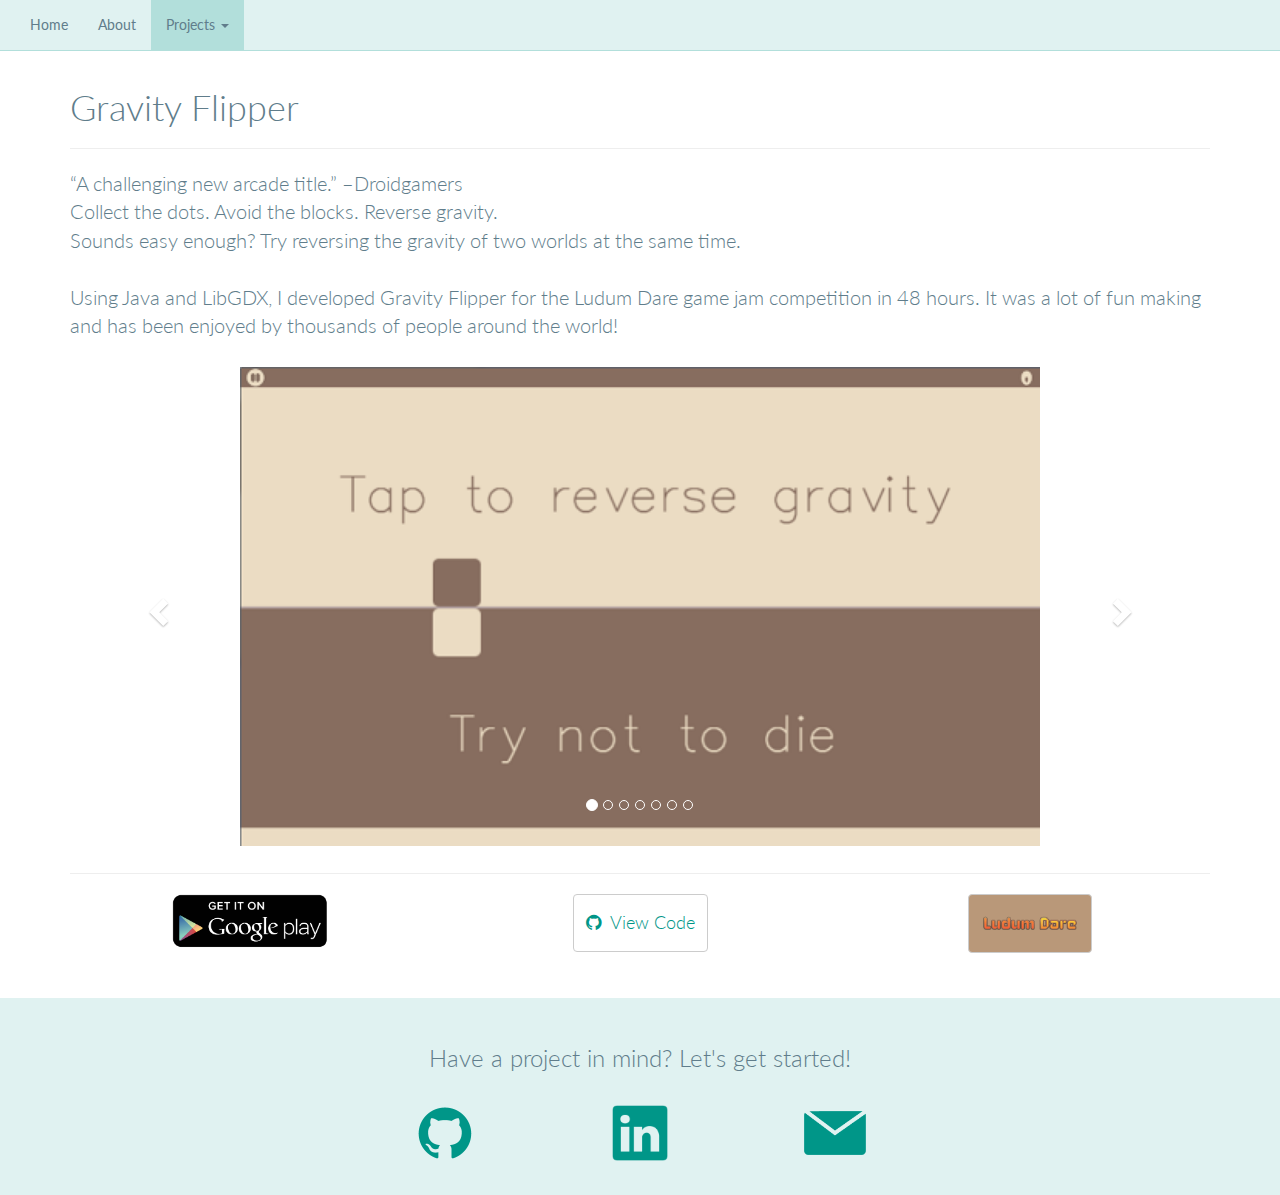
<file: gravity-flipper.html>
<html lang="en">
<head>
	<meta charset="UTF-8">
	<!-- If IE use the latest rendering engine -->
	<meta http-equiv="X-UA-Compatible" content="IE=edge">
	<!-- Set the page to the width of the device and set the zoon level -->
	<meta name="viewport" content="width = device-width, initial-scale = 1">

	<title>Gravity Flipper</title>

	<link rel="stylesheet" type="text/css" href="https://maxcdn.bootstrapcdn.com/bootstrap/3.3.5/css/bootstrap.min.css">
	<link rel="stylesheet" href="https://maxcdn.bootstrapcdn.com/font-awesome/4.4.0/css/font-awesome.min.css">
	<link rel="stylesheet" type="text/css" href="style.css">
	<script src="https://ajax.googleapis.com/ajax/libs/jquery/2.1.3/jquery.min.js"></script>
	<script src="https://maxcdn.bootstrapcdn.com/bootstrap/3.3.5/js/bootstrap.min.js"></script>
	<script src="typed.js"></script>
	<script src="script.js"></script>
</head>

<body>
 	<!-- Navbar -->
	<nav class="navbar navbar-default navbar-fixed-top my-navbar">
	  <div class="container-fluid my-navbar">
	    <!-- Brand and toggle get grouped for better mobile display -->
	    <div class="navbar-header">
	      <button type="button" class="navbar-toggle collapsed" data-toggle="collapse" data-target="#navbar-collapse-1" aria-expanded="false">
	        <span class="sr-only">Toggle navigation</span>
	        <span class="icon-bar"></span>
	        <span class="icon-bar"></span>
	        <span class="icon-bar"></span>
	      </button>
	    </div>

	    <!-- Collect the nav links, forms, and other content for toggling -->
	    <div class="collapse navbar-collapse" id="navbar-collapse-1">
	      <ul class="nav navbar-nav">
	        <li>
	        	<a href="index.html" class="navbar-link" style="color:#607D8B">Home</a>
	        </li>
	        <li>
	        	<a href="about.html" class="navbar-link" style="color:#607D8B">About</a>
	        </li>

	        <li class="dropdown li-active">
	          <a href="#" class="dropdown-toggle navbar-link" data-toggle="dropdown" role="button" aria-haspopup="true" aria-expanded="false" style="color:#607D8B">Projects <span class="caret"></span></a>
	          <ul class="dropdown-menu">
	            <li><a href="aligner.html">Aligner</a></li>
	            <li class="li-active-dropdown"><a href="gravity-flipper.html">Gravity Flipper</a></li>
	            <li><a href="hackformer.html">Hackformer</a></li>
	            <li><a href="bubble-bite.html">Bubble Bite</a></li>
	            <li><a href="water-water.html">Water Water</a></li>
	            <li><a href="dyc-usa.html">DYC USA</a></li>
	            <li><a href="http://www.replenolabs.com" target="_blank">Repleno Labs</a></li>
	            <li><a href="archer.html">Archer</a></li>
	          </ul>
	        </li>

	      </ul>
	    </div><!-- /.navbar-collapse -->
	  </div><!-- /.container-fluid -->
	</nav>


	<div class="container-fluid" style="background-color:white">
		<div class="container" style="margin-top:calc(2vh + 50px);margin-bottom:5vh">
			<h1>Gravity Flipper</h1>
			<hr>

			<p class="project-description-txt">
				“A challenging new arcade title.” –Droidgamers
				<br>
				Collect the dots. Avoid the blocks. Reverse gravity.
				<br>
				Sounds easy enough? Try reversing the gravity of two worlds at the same time.
				<br><br>

				Using Java and LibGDX, I developed Gravity Flipper for the Ludum Dare game jam competition in 48 hours. It was a lot of fun making and has been enjoyed by thousands of people around the world!
			</p>

			<div id="myCarousel" class="carousel slide" data-ride="carousel" style="margin-top:3vh;margin-bottom:3vh;margin-left:auto;margin-right:auto">
			    <!-- Indicators -->
			    <ol class="carousel-indicators">
			      <li data-target="#myCarousel" data-slide-to="0" class="active"></li>
			      <li data-target="#myCarousel" data-slide-to="1"></li>
			      <li data-target="#myCarousel" data-slide-to="2"></li>
			      <li data-target="#myCarousel" data-slide-to="3"></li>
			      <li data-target="#myCarousel" data-slide-to="4"></li>
			      <li data-target="#myCarousel" data-slide-to="5"></li>
			      <li data-target="#myCarousel" data-slide-to="6"></li>
			    </ol>

			    <!-- Wrapper for slides -->
			    <div class="carousel-inner" role="listbox"  style="margin:auto">
			      <div class="item active"  style="margin:auto">
			        <img style="margin:auto" src="images/gravity1.png" alt="Chania" width="800" height="480">
			      </div>
			    
			      <div class="item">
			        <img style="margin:auto" src="images/gravity2.png" alt="Flower" width="800" height="480">
			      </div>

			      <div class="item">
			        <img style="margin:auto" src="images/gravity3.png" alt="Flower" width="800" height="480">
			      </div>

			      <div class="item">
			        <img style="margin:auto" src="images/gravity5.png" alt="Flower" width="800" height="480">
			      </div>

			      <div class="item">
			        <img style="margin:auto" src="images/gravity6.png" alt="Flower" width="800" height="480">
			      </div>

			      <div class="item">
			        <img style="margin:auto" src="images/gravity7.png" alt="Flower" width="800" height="480">
			      </div>

			       <div class="item">
			        <img style="margin:auto" src="images/gravity8.png" alt="Flower" width="800" height="480">
			      </div>
			    </div>

			    <!-- Left and right controls -->
			    <a class="left carousel-control" href="#myCarousel" role="button" data-slide="prev">
			      <span class="glyphicon glyphicon-chevron-left" aria-hidden="true"></span>
			      <span class="sr-only">Previous</span>
			    </a>
			    <a class="right carousel-control" href="#myCarousel" role="button" data-slide="next">
			      <span class="glyphicon glyphicon-chevron-right" aria-hidden="true"></span>
			      <span class="sr-only">Next</span>
			    </a>
			</div>

			<hr>

			<div class="row">
				<div class="col-xs-4 text-center">
					<a href="https://play.google.com/store/apps/details?id=me.vik.android" target="_blank">
						<img src="images/google-play.png" class="img img-responsive" style="height:6vh;display:inline">
					</a>
				</div>

				<div class="col-xs-4 text-center">
					<a href="https://github.com/vik-goel/Gravity-Flipper" target="_blank">
						<button class="btn btn-default github-button-txt" style="text-decoration:none;height:6.5vh">
							<i class="fa fa-github"></i>
							&nbsp;View Code
						</button>
					</a>
				</div>

				<div class="col-xs-4 text-center">
					<a href="http://ludumdare.com/compo/ludum-dare-30/?action=preview&uid=29765" target="_blank">
						<button class="btn btn-default github-button-txt" style="background-color:#b99879;">
							<img src="images/ludum-dare-logo.jpg" class="img img-responsive" style="height:5vh;display:inline">
						</button>
					</a>
				</div>
			</div>
		</div>
	</div>

<!-- Footer -->
	<div class="container-fluid" id="footer-bg">
		<div class="container" style="margin-top: 3vh; margin-bottom: 3vh;">
			<h3 class="text-center" style="margin-bottom:3vh">Have a project in mind? Let's get started!</h3>

			<div class="row">
				<div class="col-xs-2 col-xs-offset-3">
					<a href="https://github.com/vik-goel/" target="_blank">
						<img src="images/github.png" class="img img-responsive contact-img">
					</a>
				</div>
				<div class="col-xs-2">
					<a href="http://ca.linkedin.com/in/vikashagoel" target="_blank">
						<img src="images/linkedin.png" class="img img-responsive contact-img">
					</a>
				</div>
				<div class="col-xs-2">
					<a href="mailto:vikash.a.goel@gmail.com" target="_blank">
						<img src="images/mail.png" class="img img-responsive contact-img">
					</a>
				</div>
			
			</div>
		</div>
	</div>
</body>
</html>
</file>
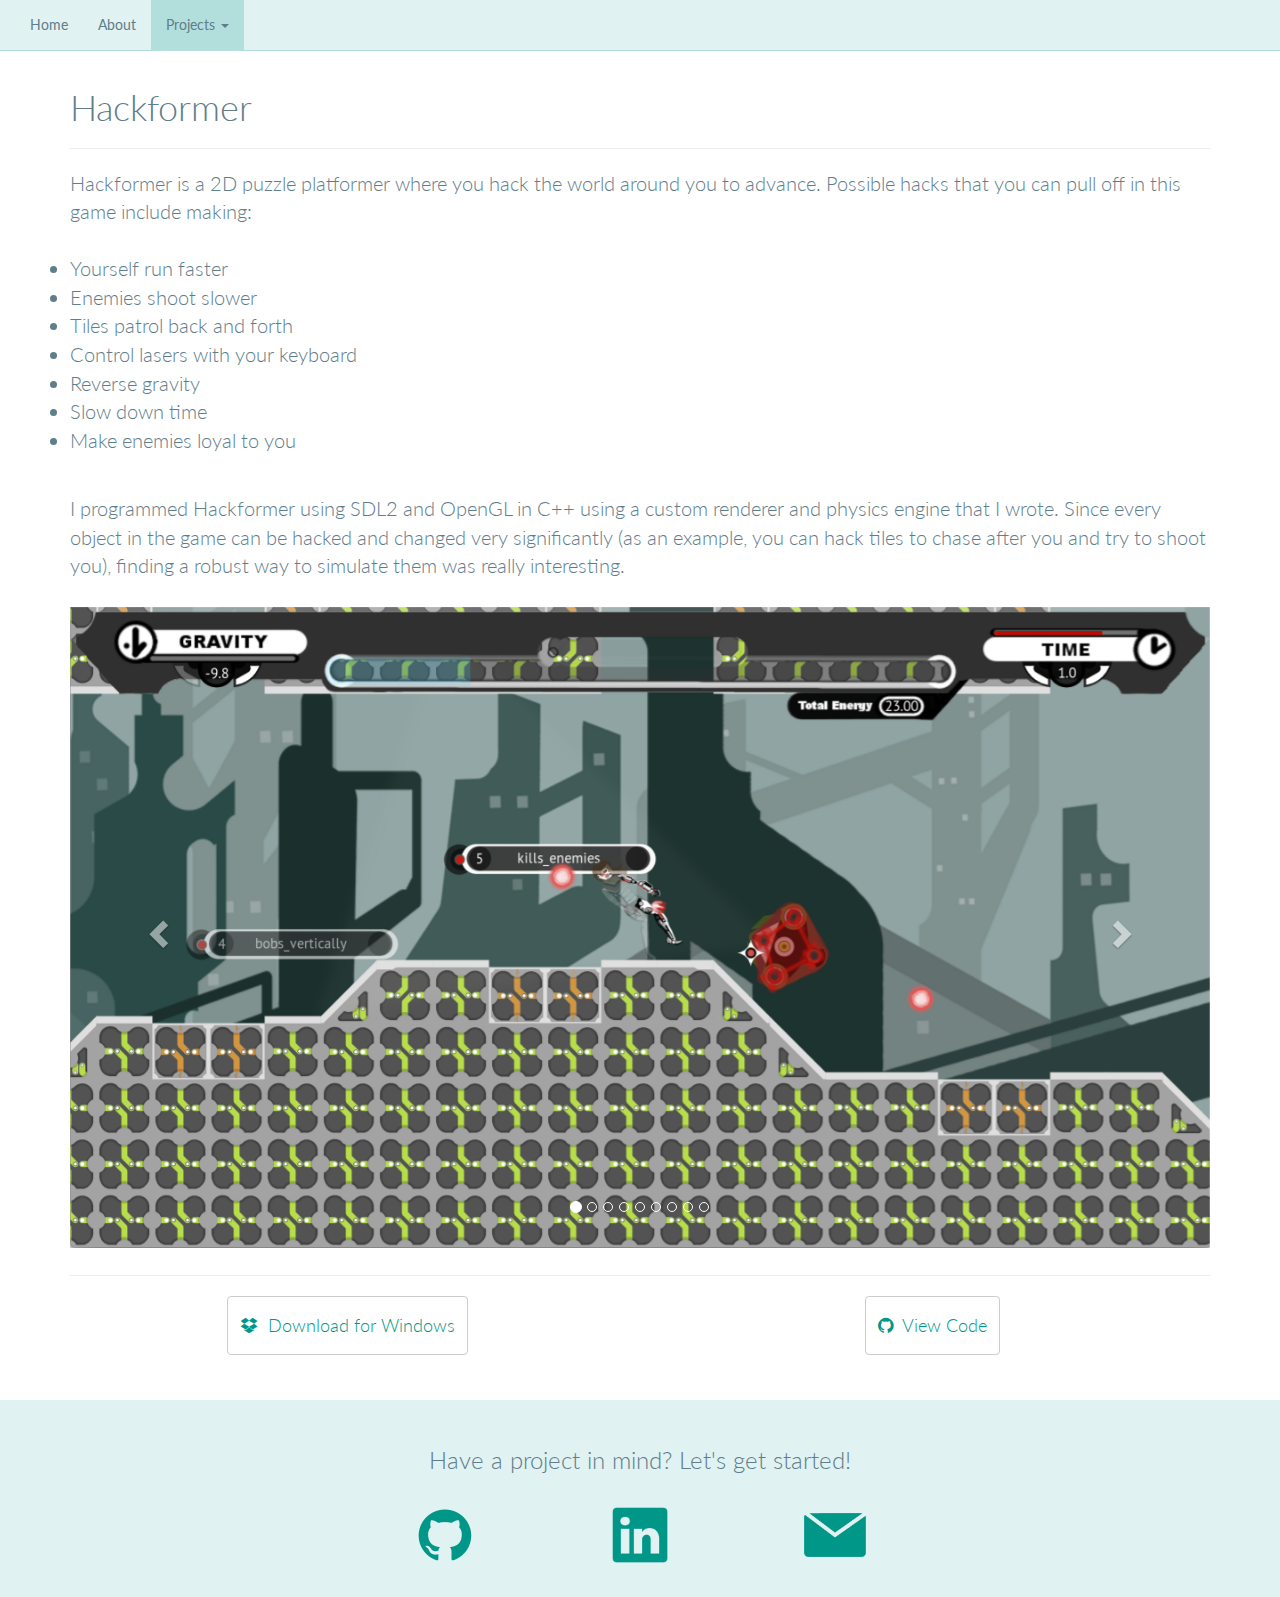
<file: hackformer.html>
<html lang="en">
<head>
	<meta charset="UTF-8">
	<!-- If IE use the latest rendering engine -->
	<meta http-equiv="X-UA-Compatible" content="IE=edge">
	<!-- Set the page to the width of the device and set the zoon level -->
	<meta name="viewport" content="width = device-width, initial-scale = 1">

	<title>Hackformer</title>

	<link rel="stylesheet" type="text/css" href="https://maxcdn.bootstrapcdn.com/bootstrap/3.3.5/css/bootstrap.min.css">
	<link rel="stylesheet" href="https://maxcdn.bootstrapcdn.com/font-awesome/4.4.0/css/font-awesome.min.css">
	<link rel="stylesheet" type="text/css" href="style.css">
	<script src="https://ajax.googleapis.com/ajax/libs/jquery/2.1.3/jquery.min.js"></script>
	<script src="https://maxcdn.bootstrapcdn.com/bootstrap/3.3.5/js/bootstrap.min.js"></script>
	<script src="typed.js"></script>
	<script src="script.js"></script>
</head>

<body>
 	<!-- Navbar -->
	<nav class="navbar navbar-default navbar-fixed-top my-navbar">
	  <div class="container-fluid my-navbar">
	    <!-- Brand and toggle get grouped for better mobile display -->
	    <div class="navbar-header">
	      <button type="button" class="navbar-toggle collapsed" data-toggle="collapse" data-target="#navbar-collapse-1" aria-expanded="false">
	        <span class="sr-only">Toggle navigation</span>
	        <span class="icon-bar"></span>
	        <span class="icon-bar"></span>
	        <span class="icon-bar"></span>
	      </button>
	    </div>

	    <!-- Collect the nav links, forms, and other content for toggling -->
	    <div class="collapse navbar-collapse" id="navbar-collapse-1">
	      <ul class="nav navbar-nav">
	        <li>
	        	<a href="index.html" class="navbar-link" style="color:#607D8B">Home</a>
	        </li>
	        <li>
	        	<a href="about.html" class="navbar-link" style="color:#607D8B">About</a>
	        </li>

	        <li class="dropdown li-active">
	          <a href="#" class="dropdown-toggle navbar-link" data-toggle="dropdown" role="button" aria-haspopup="true" aria-expanded="false" style="color:#607D8B">Projects <span class="caret"></span></a>
	          <ul class="dropdown-menu">
	            <li><a href="aligner.html">Aligner</a></li>
	            <li><a href="gravity-flipper.html">Gravity Flipper</a></li>
	            <li class="li-active-dropdown"><a href="hackformer.html">Hackformer</a></li>
	            <li><a href="bubble-bite.html">Bubble Bite</a></li>
	            <li><a href="water-water.html">Water Water</a></li>
	            <li><a href="dyc-usa.html">DYC USA</a></li>
	            <li><a href="http://www.replenolabs.com" target="_blank">Repleno Labs</a></li>
	            <li><a href="archer.html">Archer</a></li>
	          </ul>
	        </li>

	      </ul>
	    </div><!-- /.navbar-collapse -->
	  </div><!-- /.container-fluid -->
	</nav>


	<div class="container-fluid" style="background-color:white">
		<div class="container" style="margin-top:calc(2vh + 50px);margin-bottom:5vh">
			<h1>Hackformer</h1>
			<hr>

			<p class="project-description-txt">
				Hackformer is a 2D puzzle platformer where you hack the world around you to advance. Possible hacks that you can pull off in this game include making:
			</p>

			<br>
				
			<ul class="project-description-txt">
				<li>Yourself run faster</li>
				<li>Enemies shoot slower</li>
				<li>Tiles patrol back and forth</li>
				<li>Control lasers with your keyboard</li>
				<li>Reverse gravity</li>
				<li>Slow down time</li>
				<li>Make enemies loyal to you</li>
			</ul>

			<br><br>

			<p class="project-description-txt">	
				I programmed Hackformer using SDL2 and OpenGL in C++ using a custom renderer and physics engine that I wrote. Since every object in the game can be hacked and changed very significantly (as an example, you can hack tiles to chase after you and try to shoot you), finding a robust way to simulate them was really interesting. 
			</p>

			<div id="myCarousel" class="carousel slide" data-ride="carousel" style="margin-top:3vh;margin-bottom:3vh;margin-left:auto;margin-right:auto">
			    <!-- Indicators -->
			    <ol class="carousel-indicators">
			      <li data-target="#myCarousel" data-slide-to="0" class="active"></li>
			      <li data-target="#myCarousel" data-slide-to="1"></li>
			      <li data-target="#myCarousel" data-slide-to="2"></li>
			      <li data-target="#myCarousel" data-slide-to="3"></li>
			      <li data-target="#myCarousel" data-slide-to="4"></li>
			      <li data-target="#myCarousel" data-slide-to="5"></li>
			      <li data-target="#myCarousel" data-slide-to="6"></li>
			      <li data-target="#myCarousel" data-slide-to="7"></li>
			      <li data-target="#myCarousel" data-slide-to="8"></li>
			    </ol>

			    <!-- Wrapper for slides -->
			    <div class="carousel-inner" role="listbox"  style="margin:auto">
			      <div class="item active"  style="margin:auto">
			        <img style="margin:auto" src="images/hackformer1.png" alt="Chania" width="1280" height="720">
			      </div>
			    
			      <div class="item">
			        <img style="margin:auto" src="images/hackformer2.png" alt="Flower" width="1280" height="720">
			      </div>

			      <div class="item">
			        <img style="margin:auto" src="images/hackformer3.png" alt="Flower" width="1280" height="720">
			      </div>

			      <div class="item">
			        <img style="margin:auto" src="images/hackformer4.png" alt="Flower" width="1280" height="720">
			      </div>

			      <div class="item">
			        <img style="margin:auto" src="images/hackformer5.png" alt="Flower" width="1280" height="720">
			      </div>

			      <div class="item">
			        <img style="margin:auto" src="images/hackformer6.png" alt="Flower" width="1280" height="720">
			      </div>

			       <div class="item">
			        <img style="margin:auto" src="images/hackformer7.png" alt="Flower" width="1280" height="720">
			      </div>

			       <div class="item">
			        <img style="margin:auto" src="images/hackformer8.png" alt="Flower" width="1280" height="720">
			      </div>

			       <div class="item">
			        <img style="margin:auto" src="images/hackformer9.png" alt="Flower" width="1280" height="720">
			      </div>
			    </div>

			    <!-- Left and right controls -->
			    <a class="left carousel-control" href="#myCarousel" role="button" data-slide="prev">
			      <span class="glyphicon glyphicon-chevron-left" aria-hidden="true"></span>
			      <span class="sr-only">Previous</span>
			    </a>
			    <a class="right carousel-control" href="#myCarousel" role="button" data-slide="next">
			      <span class="glyphicon glyphicon-chevron-right" aria-hidden="true"></span>
			      <span class="sr-only">Next</span>
			    </a>
			</div>

			<hr>

			<div class="row">
				<div class="col-xs-6 text-center">
					<a href="https://www.dropbox.com/sh/1m80rhicy7kz1la/AAAFSV8y61RnT1IlofW5WsrCa?dl=0" target="_blank">
						<button class="btn btn-default github-button-txt" style="text-decoration:none;height:6.5vh">
							<i class="fa fa-dropbox"></i>
							&nbsp;Download for Windows
						</button>
					</a>
				</div>

				<div class="col-xs-6 text-center">
					<a href="https://github.com/vik-goel/hackformer" target="_blank">
						<button class="btn btn-default github-button-txt" style="text-decoration:none;height:6.5vh">
							<i class="fa fa-github"></i>
							&nbsp;View Code
						</button>
					</a>
				</div>
			</div>
		</div>
	</div>

<!-- Footer -->
	<div class="container-fluid" id="footer-bg">
		<div class="container" style="margin-top: 3vh; margin-bottom: 3vh;">
			<h3 class="text-center" style="margin-bottom:3vh">Have a project in mind? Let's get started!</h3>

			<div class="row">
				<div class="col-xs-2 col-xs-offset-3">
					<a href="https://github.com/vik-goel/" target="_blank">
						<img src="images/github.png" class="img img-responsive contact-img">
					</a>
				</div>
				<div class="col-xs-2">
					<a href="http://ca.linkedin.com/in/vikashagoel" target="_blank">
						<img src="images/linkedin.png" class="img img-responsive contact-img">
					</a>
				</div>
				<div class="col-xs-2">
					<a href="mailto:vikash.a.goel@gmail.com" target="_blank">
						<img src="images/mail.png" class="img img-responsive contact-img">
					</a>
				</div>
			
			</div>
		</div>
	</div>
</body>
</html>
</file>
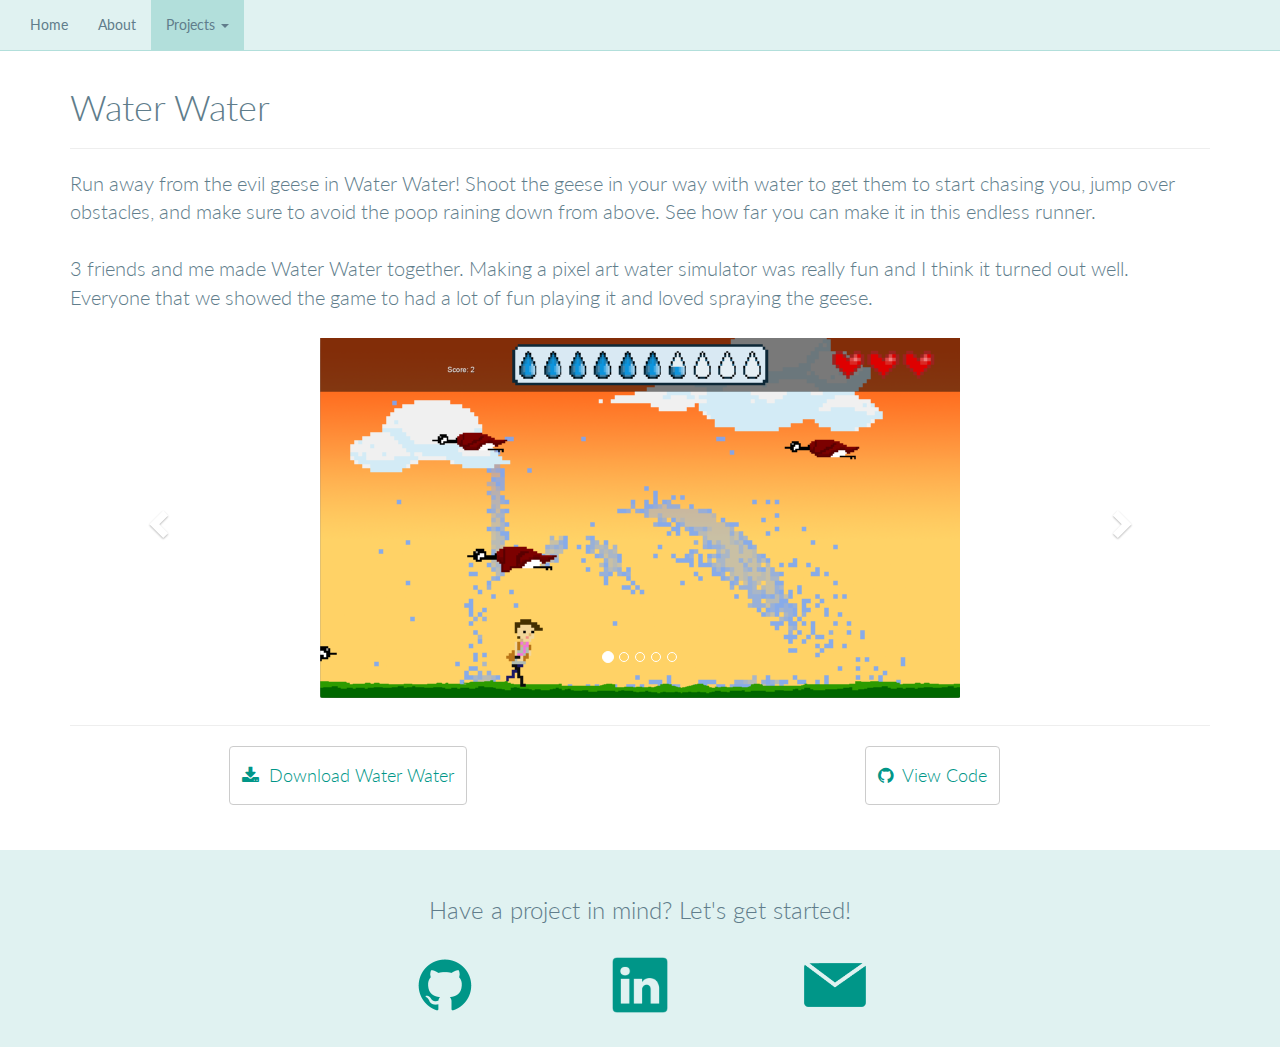
<file: water-water.html>
<html lang="en">
<head>
	<meta charset="UTF-8">
	<!-- If IE use the latest rendering engine -->
	<meta http-equiv="X-UA-Compatible" content="IE=edge">
	<!-- Set the page to the width of the device and set the zoon level -->
	<meta name="viewport" content="width = device-width, initial-scale = 1">

	<title>Water Water</title>

	<link rel="stylesheet" type="text/css" href="https://maxcdn.bootstrapcdn.com/bootstrap/3.3.5/css/bootstrap.min.css">
	<link rel="stylesheet" href="https://maxcdn.bootstrapcdn.com/font-awesome/4.4.0/css/font-awesome.min.css">
	<link rel="stylesheet" type="text/css" href="style.css">
	<script src="https://ajax.googleapis.com/ajax/libs/jquery/2.1.3/jquery.min.js"></script>
	<script src="https://maxcdn.bootstrapcdn.com/bootstrap/3.3.5/js/bootstrap.min.js"></script>
	<script src="typed.js"></script>
	<script src="script.js"></script>
</head>

<body>
 	<!-- Navbar -->
	<nav class="navbar navbar-default navbar-fixed-top my-navbar">
	  <div class="container-fluid my-navbar">
	    <!-- Brand and toggle get grouped for better mobile display -->
	    <div class="navbar-header">
	      <button type="button" class="navbar-toggle collapsed" data-toggle="collapse" data-target="#navbar-collapse-1" aria-expanded="false">
	        <span class="sr-only">Toggle navigation</span>
	        <span class="icon-bar"></span>
	        <span class="icon-bar"></span>
	        <span class="icon-bar"></span>
	      </button>
	    </div>

	    <!-- Collect the nav links, forms, and other content for toggling -->
	    <div class="collapse navbar-collapse" id="navbar-collapse-1">
	      <ul class="nav navbar-nav">
	        <li>
	        	<a href="index.html" class="navbar-link" style="color:#607D8B">Home</a>
	        </li>
	        <li>
	        	<a href="about.html" class="navbar-link" style="color:#607D8B">About</a>
	        </li>

	        <li class="dropdown li-active">
	          <a href="#" class="dropdown-toggle navbar-link" data-toggle="dropdown" role="button" aria-haspopup="true" aria-expanded="false" style="color:#607D8B">Projects <span class="caret"></span></a>
	          <ul class="dropdown-menu">
	            <li><a href="aligner.html">Aligner</a></li>
	            <li><a href="gravity-flipper.html">Gravity Flipper</a></li>
	            <li><a href="hackformer.html">Hackformer</a></li>
	            <li><a href="bubble-bite.html">Bubble Bite</a></li>
	            <li class="li-active-dropdown"><a href="water-water.html">Water Water</a></li>
	            <li><a href="dyc-usa.html">DYC USA</a></li>
	            <li><a href="http://www.replenolabs.com" target="_blank">Repleno Labs</a></li>
	            <li><a href="archer.html">Archer</a></li>
	          </ul>
	        </li>

	      </ul>
	    </div><!-- /.navbar-collapse -->
	  </div><!-- /.container-fluid -->
	</nav>


	<div class="container-fluid" style="background-color:white">
		<div class="container" style="margin-top:calc(2vh + 50px);margin-bottom:5vh">
			<h1>Water Water</h1>
			<hr>

			<p class="project-description-txt">
				Run away from the evil geese in Water Water! Shoot the geese in your way with water to get them to start chasing you, jump over obstacles, and make sure to avoid the poop raining down from above. See how far you can make it in this endless runner.
				<br><br>
				3 friends and me made Water Water together. Making a pixel art water simulator was really fun and I think it turned out well. Everyone that we showed the game to had a lot of fun playing it and loved spraying the geese. 
			</p>

			<div id="myCarousel" class="carousel slide" data-ride="carousel" style="margin-top:3vh;margin-bottom:3vh;margin-left:auto;margin-right:auto">
			    <!-- Indicators -->
			    <ol class="carousel-indicators">
			      <li data-target="#myCarousel" data-slide-to="0" class="active"></li>
			      <li data-target="#myCarousel" data-slide-to="1"></li>
			      <li data-target="#myCarousel" data-slide-to="2"></li>
			      <li data-target="#myCarousel" data-slide-to="3"></li>
			      <li data-target="#myCarousel" data-slide-to="4"></li>
			    </ol>

			    <!-- Wrapper for slides -->
			    <div class="carousel-inner" role="listbox"  style="margin:auto">
			      <div class="item active"  style="margin:auto">
			        <img style="margin:auto" src="images/water1.png" alt="Chania" width="640" height="360">
			      </div>
			    
			      <div class="item">
			        <img style="margin:auto" src="images/water2.png" alt="Flower" width="640" height="360">
			      </div>

			      <div class="item">
			        <img style="margin:auto" src="images/water3.png" alt="Flower" width="640" height="360">
			      </div>

			      <div class="item">
			        <img style="margin:auto" src="images/water4.png" alt="Flower" width="640" height="360">
			      </div>

			      <div class="item">
			        <img style="margin:auto" src="images/water5.png" alt="Flower" width="640" height="360">
			      </div>
			    </div>

			    <!-- Left and right controls -->
			    <a class="left carousel-control" href="#myCarousel" role="button" data-slide="prev">
			      <span class="glyphicon glyphicon-chevron-left" aria-hidden="true"></span>
			      <span class="sr-only">Previous</span>
			    </a>
			    <a class="right carousel-control" href="#myCarousel" role="button" data-slide="next">
			      <span class="glyphicon glyphicon-chevron-right" aria-hidden="true"></span>
			      <span class="sr-only">Next</span>
			    </a>
			</div>

			<hr>

			<div class="row">
				<div class="col-xs-6 text-center">
					<a href="Water Water.jar" download>
						<button class="btn btn-default github-button-txt" style="text-decoration:none;height:6.5vh">
							<i class="fa fa-download"></i>
							&nbsp;Download Water Water
						</button>
					</a>
				</div>

				<div class="col-xs-6 text-center">
					<a href="https://github.com/vik-goel/waterwater" target="_blank">
						<button class="btn btn-default github-button-txt" style="text-decoration:none;height:6.5vh">
							<i class="fa fa-github"></i>
							&nbsp;View Code
						</button>
					</a>
				</div>
			</div>
		</div>
	</div>

<!-- Footer -->
	<div class="container-fluid" id="footer-bg">
		<div class="container" style="margin-top: 3vh; margin-bottom: 3vh;">
			<h3 class="text-center" style="margin-bottom:3vh">Have a project in mind? Let's get started!</h3>

			<div class="row">
				<div class="col-xs-2 col-xs-offset-3">
					<a href="https://github.com/vik-goel/" target="_blank">
						<img src="images/github.png" class="img img-responsive contact-img">
					</a>
				</div>
				<div class="col-xs-2">
					<a href="http://ca.linkedin.com/in/vikashagoel" target="_blank">
						<img src="images/linkedin.png" class="img img-responsive contact-img">
					</a>
				</div>
				<div class="col-xs-2">
					<a href="mailto:vikash.a.goel@gmail.com" target="_blank">
						<img src="images/mail.png" class="img img-responsive contact-img">
					</a>
				</div>
			
			</div>
		</div>
	</div>
</body>
</html>
</file>
<file: style.css>
@import url(http://fonts.googleapis.com/css?family=Lato:300,400,700);

body {
	background-color: #E0F2F1;
}

h3 {
	font-weight: 300;
	font-family: 'Lato', sans-serif;
	color: #607D8B;
}

h1 {
	font-weight: 300;
	font-family: 'Lato', sans-serif;
	color: #607D8B;
	font-size:36;
}

.github-button-txt {
	font-weight: 300;
	font-family: 'Lato', sans-serif;
	color: #009688;
	font-size:2vh;
	display: inline;
}

.project-description-txt {
	font-weight: 300;
	font-family: 'Lato', sans-serif;
	color: #607D8B;
	font-size:20;
	display: inline;
}

.project-description-ul {
	font-weight: 300;
	font-family: 'Lato', sans-serif;
	color: #607D8B;
	font-size:14;
	display: inline;
}


.carousel-control { 
	background: none !important; 
	filter: none !important; 
	progid:none !important; 
}

a:hover, 
.a:hover {
   text-decoration: none !important;
}

.hello-txt {
	color: white;
	display: inline;
	font-size: 5vw;
}

#home-bg {
	background-color: #009688;
}

#about-bg {
	background-color: white;
}

#projects-bg {
	background-color: #F5F5F5;
}

#footer-bg {
	background-color: #E0F2F1;
}

.my-navbar {
	background-color: #E0F2F1;
	border-color: #B2DFDB;
}

.li-active {
	background-color: #B2DFDB;
}
.li-active-dropdown {
	background-color: #E0F2F1;
}

.navbar-link {
	font-family: 'Lato', sans-serif;
}

.contact-img {
	width: 7vw;
	min-width: 40px;
	max-width: 70px;
	margin:auto;
}

.project-icon {
	display: inline;
	margin: 0;
    padding: 15px;
	height: 215px;
	background-color: white;
}

.project-icon-xs {
	display: block;
	margin: auto;
    padding: 15px;
	width: 215px;
	background-color: white;
}

::selection {
  background: #E0F2F1; /* WebKit/Blink Browsers */
}
::-moz-selection {
  background: #E0F2F1; /* Gecko Browsers */
}

/* Small devices (tablets, 768px and up) */
@media (min-width: 768px) {
    .icon-center-right-sm {
        margin-right: auto;
        margin-left: 0;
    }
     .icon-center-left-sm {
     	margin-left: auto;
        margin-right: 0;
    }
}

/* Medium devices (desktops, 992px and up) */
@media (min-width: 992px) {
	.icon-center-right-md {
        margin-right: auto;
        margin-left: 0;
    }
    .icon-center-middle-md {
       margin-left: auto;
       margin-right: auto;
    }
     .icon-center-left-md {
     	margin-left: auto;
        margin-right: 0;
    }
}

.overlay {
	display: block;
	position: absolute;
	background-color: #333333;
	opacity: 0;
	top: 0px;
	left: 0px;
	width: 0px;
	height: 0px;

	pointer-events:none;
    -moz-user-select: none; 
    -khtml-user-select: none; 
    -webkit-user-select: none; 
    -o-user-select: none; 
}

.overlay-text {
	font-weight: 300;
	font-family: 'Lato', sans-serif;
	color: white;
	font-size:30;

	position: relative;
  	top: 50%;
  	transform: translateY(-50%);
}

.dycicon {
	height: 11vh;
	display: inline;
	margin-bottom: 2vh;
	margin-right: 1vw;
	margin-left: 1vw;
}

/* Typed animated cursor*/
.typed-cursor{
	font-family: 'Lato', sans-serif;
	font-weight: 300;
	font-size:5vw;
	color:white;
    opacity: 1;
    -webkit-animation: blink 0.7s infinite;
    -moz-animation: blink 0.7s infinite;
    animation: blink 0.7s infinite;
}
@keyframes blink{
    0% { opacity:1; }
    50% { opacity:0; }
    100% { opacity:1; }
}
@-webkit-keyframes blink{
    0% { opacity:1; }
    50% { opacity:0; }
    100% { opacity:1; }
}
@-moz-keyframes blink{
    0% { opacity:1; }
    50% { opacity:0; }
    100% { opacity:1; }
}
</file>
